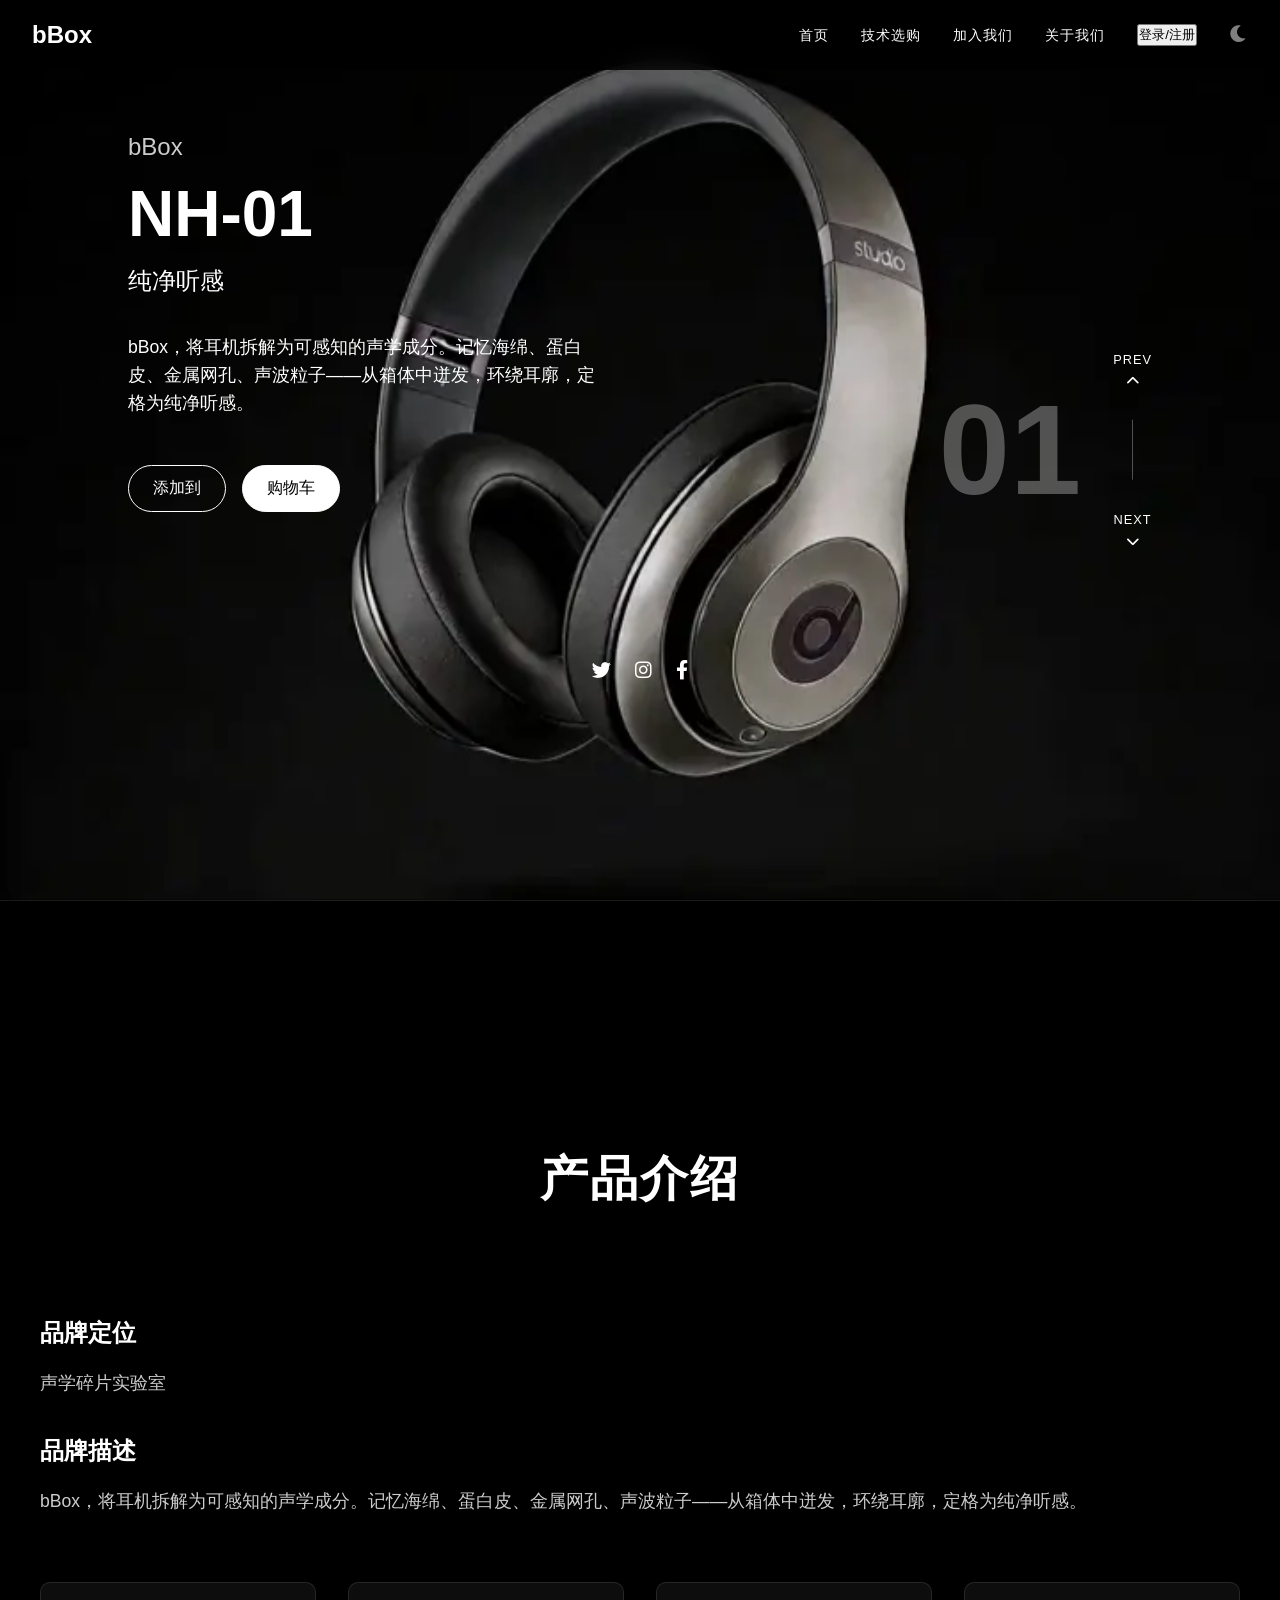
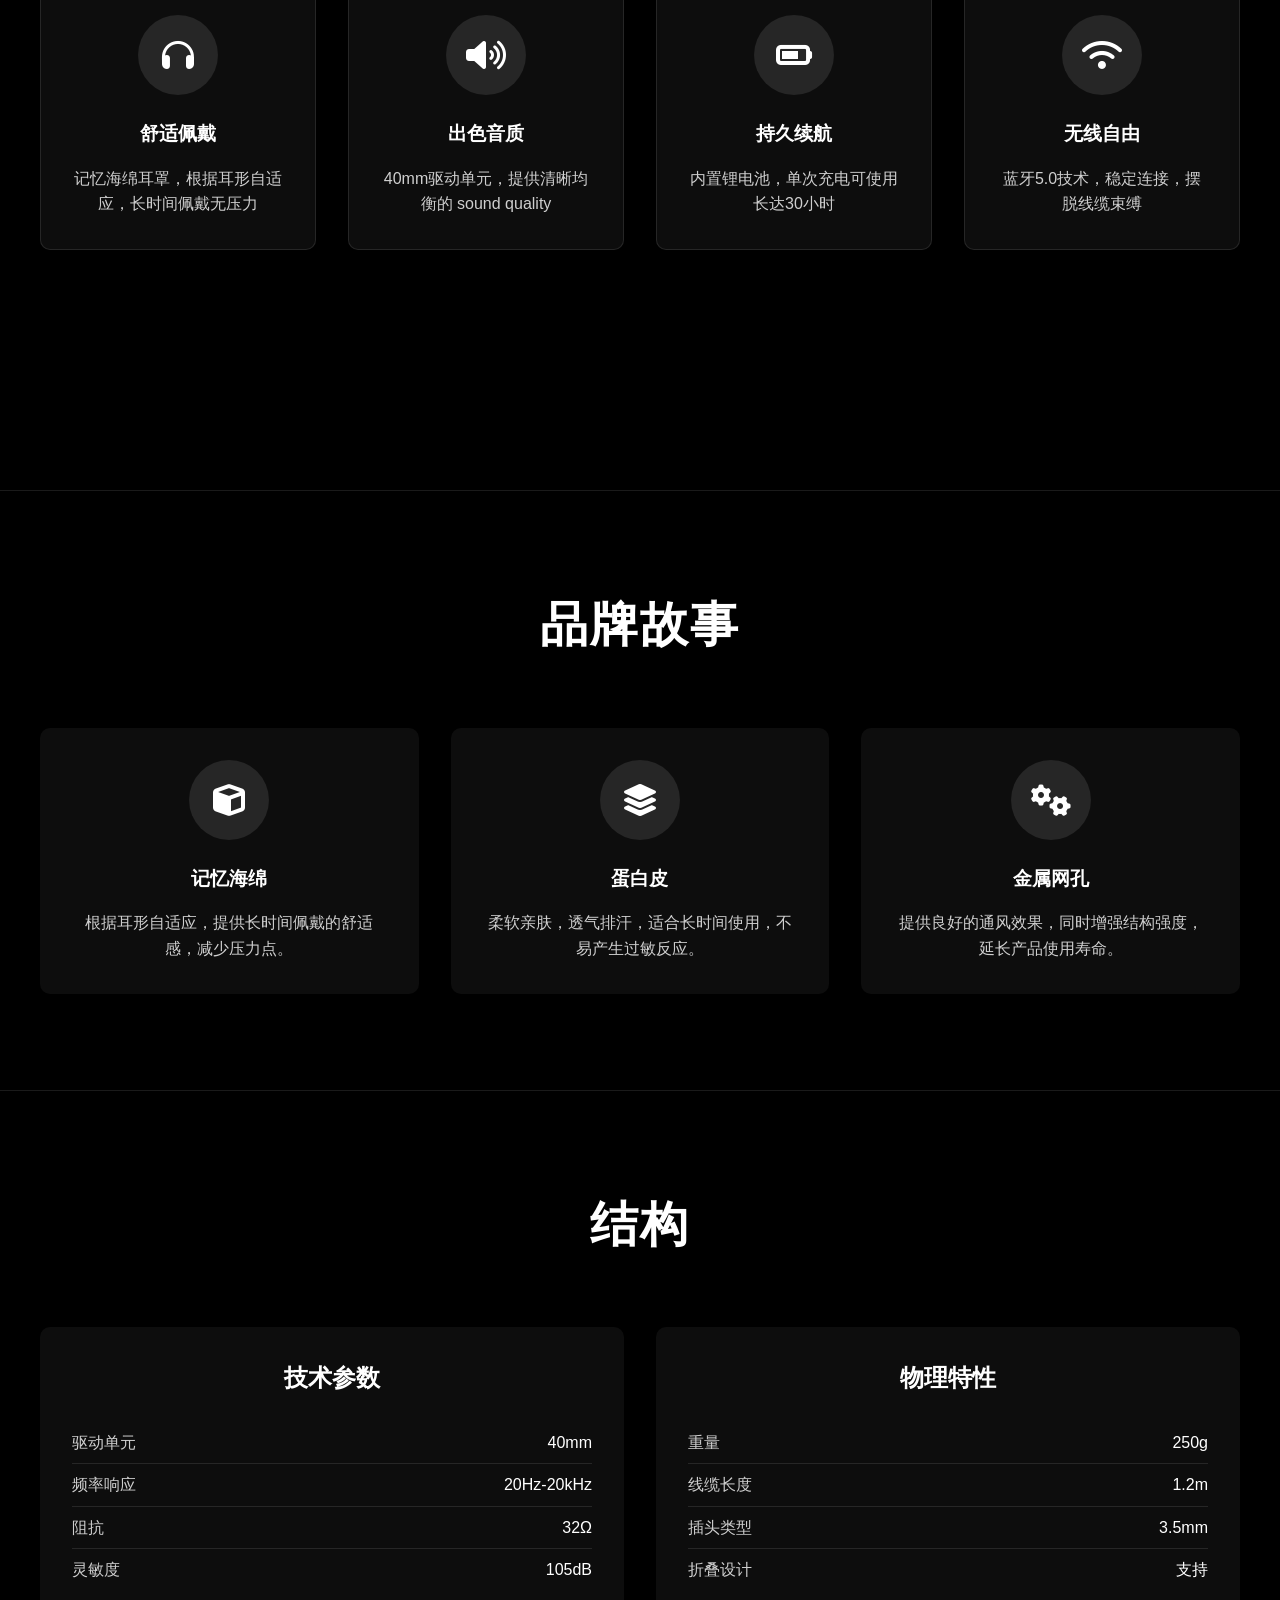
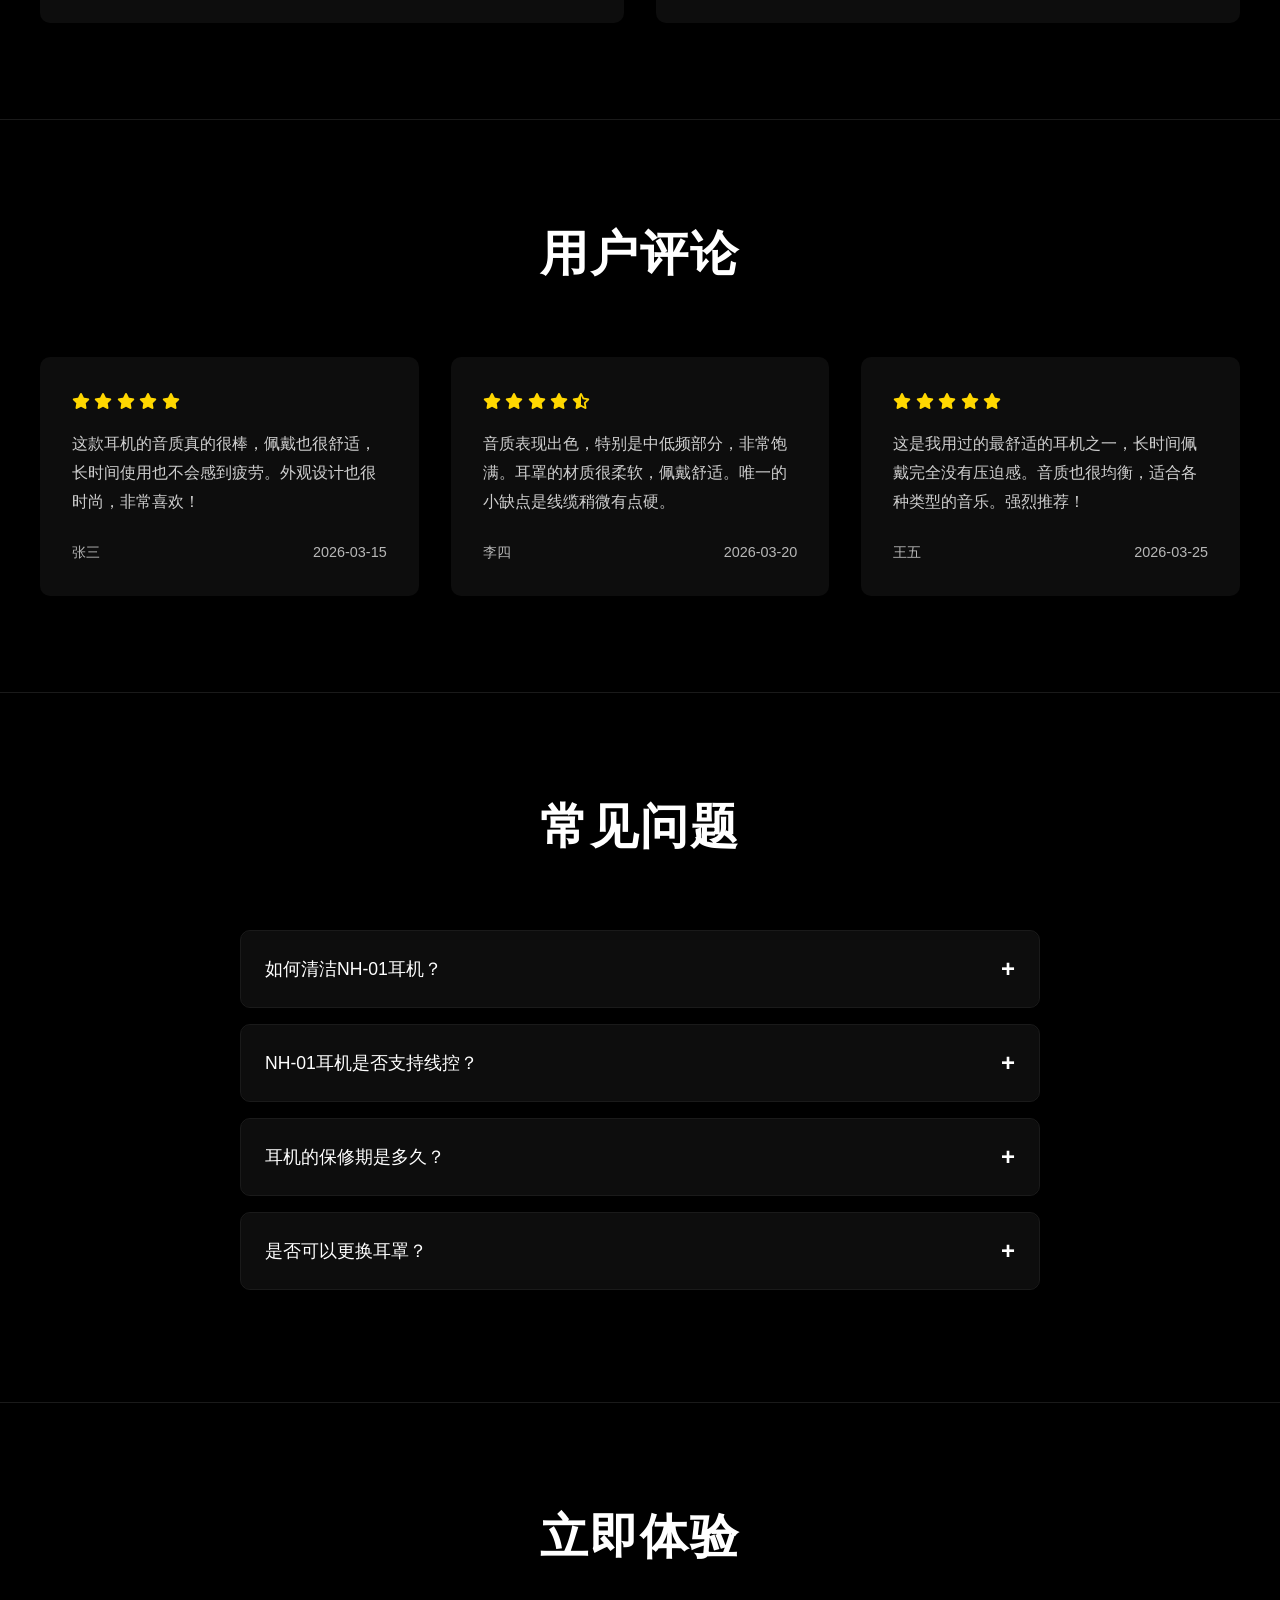
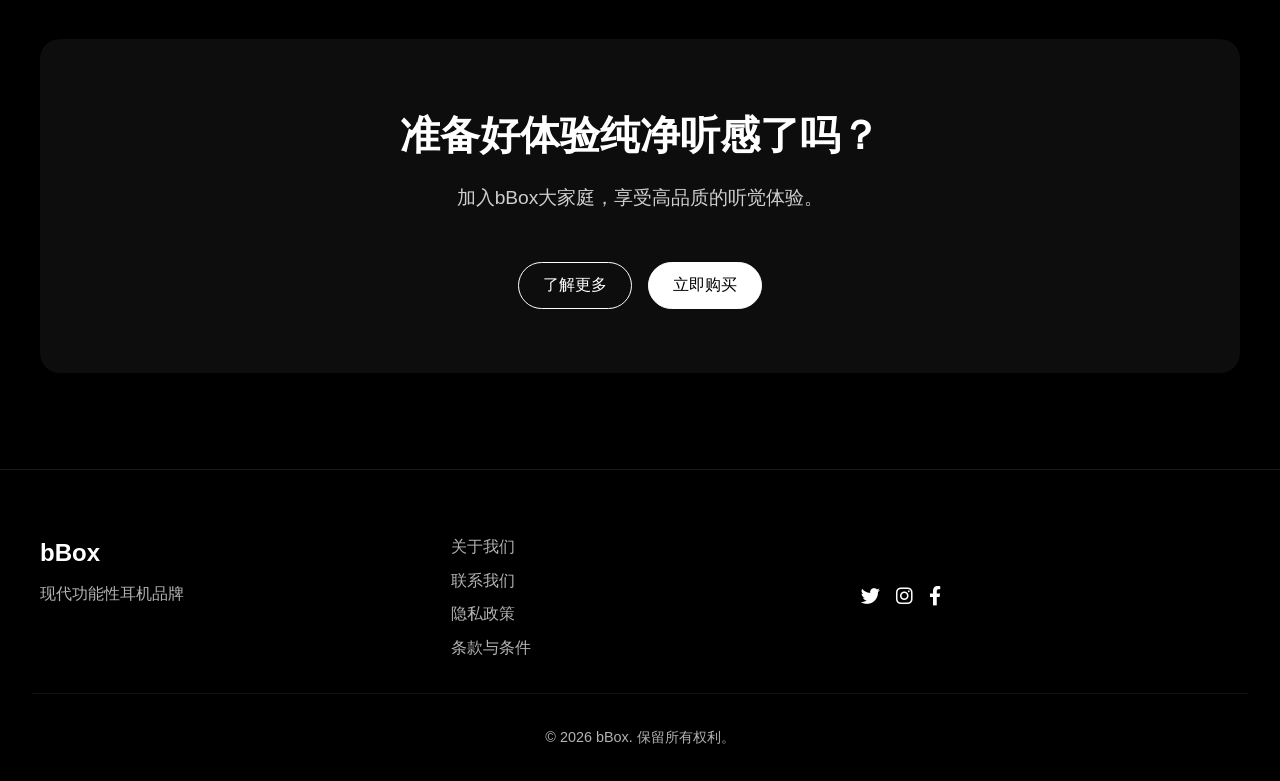
<file: index.html>
<!DOCTYPE html>
<html lang="zh-CN">
<head>
    <meta charset="UTF-8">
    <meta name="viewport" content="width=device-width, initial-scale=1.0">
    <title>bBox官网</title>
    <link rel="stylesheet" href="styles.css">
    <link rel="stylesheet" href="https://cdnjs.cloudflare.com/ajax/libs/font-awesome/6.0.0/css/all.min.css">
</head>
<body>
    <!-- 加载覆盖层 -->
    <div class="loading-overlay">
        <div class="loading-content">
            <h1 class="brand-name">bBox</h1>
            <div class="loading-bar-container">
                <div class="loading-bar"></div>
            </div>
            <p class="loading-percentage">加载 0%</p>
        </div>
    </div>

    <!-- 导航栏 -->
    <nav class="navbar">
        <div class="navbar-container">
            <a href="index.html" class="navbar-brand">bBox</a>
            <div class="navbar-links">
                <a href="index.html" class="navbar-link">首页</a>
                <a href="pages/3d-model.html" class="navbar-link">技术选购</a>
                <a href="pages/join-us.html" class="navbar-link">加入我们</a>
                <a href="pages/about.html" class="navbar-link">关于我们</a>
                <button class="auth-btn" onclick="openModal('login')">登录/注册</button>
                <button class="theme-toggle" disabled>
                    <i class="fas fa-moon"></i>
                </button>
            </div>
        </div>
    </nav>

    <!-- 英雄区域 -->
    <section class="hero">
        <!-- 背景序列 -->
        <div class="hero-background">
            <img class="hero-frame" src="" alt="耳机动画帧">
        </div>
        
        <!-- 左侧文本块 -->
        <div class="hero-content">
            <h1 class="hero-brand">bBox</h1>
            <h2 class="hero-product">NH-01</h2>
            <h3 class="hero-subtitle">纯净听感</h3>
            <p class="hero-description">bBox，将耳机拆解为可感知的声学成分。记忆海绵、蛋白皮、金属网孔、声波粒子——从箱体中迸发，环绕耳廓，定格为纯净听感。</p>
            <div class="hero-cta">
                <button class="cta-button cta-transparent">添加到</button>
                <button class="cta-button cta-solid">购物车</button>
            </div>
        </div>
        
        <!-- 右侧变体导航 -->
        <div class="hero-variants">
            <div class="variant-index">01</div>
            <div class="variant-nav">
                <button class="variant-btn prev-btn" data-direction="prev">
                    <span>PREV</span>
                    <i class="fas fa-chevron-up"></i>
                </button>
                <div class="variant-divider"></div>
                <button class="variant-btn next-btn" data-direction="next">
                    <span>NEXT</span>
                    <i class="fas fa-chevron-down"></i>
                </button>
            </div>
        </div>
        
        <!-- 底部社交图标 -->
        <div class="hero-social">
            <a href="#" class="social-icon"><i class="fab fa-twitter"></i></a>
            <a href="#" class="social-icon"><i class="fab fa-instagram"></i></a>
            <a href="#" class="social-icon"><i class="fab fa-facebook-f"></i></a>
        </div>
    </section>

    <!-- 产品介绍 -->
    <section id="product" class="section">
        <div class="section-container">
            <h2 class="section-title animate-on-scroll">产品介绍</h2>
            <div class="product-content">
                <div class="product-text animate-on-scroll">
                    <h3>品牌定位</h3>
                    <p>声学碎片实验室</p>
                    <h3>品牌描述</h3>
                    <p>bBox，将耳机拆解为可感知的声学成分。记忆海绵、蛋白皮、金属网孔、声波粒子——从箱体中迸发，环绕耳廓，定格为纯净听感。</p>
                </div>
            </div>
            
            <!-- 产品特点卡片 -->
            <div class="product-features animate-on-scroll">
                <div class="feature-card">
                    <div class="feature-icon">
                        <i class="fas fa-headphones"></i>
                    </div>
                    <h3>舒适佩戴</h3>
                    <p>记忆海绵耳罩，根据耳形自适应，长时间佩戴无压力</p>
                </div>
                <div class="feature-card">
                    <div class="feature-icon">
                        <i class="fas fa-volume-up"></i>
                    </div>
                    <h3>出色音质</h3>
                    <p>40mm驱动单元，提供清晰均衡的 sound quality</p>
                </div>
                <div class="feature-card">
                    <div class="feature-icon">
                        <i class="fas fa-battery-three-quarters"></i>
                    </div>
                    <h3>持久续航</h3>
                    <p>内置锂电池，单次充电可使用长达30小时</p>
                </div>
                <div class="feature-card">
                    <div class="feature-icon">
                        <i class="fas fa-wifi"></i>
                    </div>
                    <h3>无线自由</h3>
                    <p>蓝牙5.0技术，稳定连接，摆脱线缆束缚</p>
                </div>
            </div>
        </div>
    </section>

    <!-- 品牌故事 -->
    <section id="brand" class="section">
        <div class="section-container">
            <h2 class="section-title animate-on-scroll">品牌故事</h2>
            <div class="ingredients-grid animate-on-scroll">
                <div class="ingredient-card">
                    <div class="ingredient-icon">
                        <i class="fas fa-cube"></i>
                    </div>
                    <h3>记忆海绵</h3>
                    <p>根据耳形自适应，提供长时间佩戴的舒适感，减少压力点。</p>
                </div>
                <div class="ingredient-card">
                    <div class="ingredient-icon">
                        <i class="fas fa-layer-group"></i>
                    </div>
                    <h3>蛋白皮</h3>
                    <p>柔软亲肤，透气排汗，适合长时间使用，不易产生过敏反应。</p>
                </div>
                <div class="ingredient-card">
                    <div class="ingredient-icon">
                        <i class="fas fa-cogs"></i>
                    </div>
                    <h3>金属网孔</h3>
                    <p>提供良好的通风效果，同时增强结构强度，延长产品使用寿命。</p>
                </div>
            </div>
        </div>
    </section>

    <!-- 结构 -->
    <section id="structure" class="section">
        <div class="section-container">
            <h2 class="section-title animate-on-scroll">结构</h2>
            <div class="nutrition-facts animate-on-scroll">
                <div class="nutrition-card">
                    <h3>技术参数</h3>
                    <div class="nutrition-item">
                        <span class="nutrition-label">驱动单元</span>
                        <span class="nutrition-value">40mm</span>
                    </div>
                    <div class="nutrition-item">
                        <span class="nutrition-label">频率响应</span>
                        <span class="nutrition-value">20Hz-20kHz</span>
                    </div>
                    <div class="nutrition-item">
                        <span class="nutrition-label">阻抗</span>
                        <span class="nutrition-value">32Ω</span>
                    </div>
                    <div class="nutrition-item">
                        <span class="nutrition-label">灵敏度</span>
                        <span class="nutrition-value">105dB</span>
                    </div>
                </div>
                <div class="nutrition-card">
                    <h3>物理特性</h3>
                    <div class="nutrition-item">
                        <span class="nutrition-label">重量</span>
                        <span class="nutrition-value">250g</span>
                    </div>
                    <div class="nutrition-item">
                        <span class="nutrition-label">线缆长度</span>
                        <span class="nutrition-value">1.2m</span>
                    </div>
                    <div class="nutrition-item">
                        <span class="nutrition-label">插头类型</span>
                        <span class="nutrition-value">3.5mm</span>
                    </div>
                    <div class="nutrition-item">
                        <span class="nutrition-label">折叠设计</span>
                        <span class="nutrition-value">支持</span>
                    </div>
                </div>
            </div>
        </div>
    </section>

    <!-- 评论 -->
    <section id="reviews" class="section">
        <div class="section-container">
            <h2 class="section-title animate-on-scroll">用户评论</h2>
            <div class="reviews-grid animate-on-scroll">
                <div class="review-card">
                    <div class="review-rating">
                        <i class="fas fa-star"></i>
                        <i class="fas fa-star"></i>
                        <i class="fas fa-star"></i>
                        <i class="fas fa-star"></i>
                        <i class="fas fa-star"></i>
                    </div>
                    <p class="review-text">这款耳机的音质真的很棒，佩戴也很舒适，长时间使用也不会感到疲劳。外观设计也很时尚，非常喜欢！</p>
                    <div class="review-author">
                        <span class="author-name">张三</span>
                        <span class="author-date">2026-03-15</span>
                    </div>
                </div>
                <div class="review-card">
                    <div class="review-rating">
                        <i class="fas fa-star"></i>
                        <i class="fas fa-star"></i>
                        <i class="fas fa-star"></i>
                        <i class="fas fa-star"></i>
                        <i class="fas fa-star-half-alt"></i>
                    </div>
                    <p class="review-text">音质表现出色，特别是中低频部分，非常饱满。耳罩的材质很柔软，佩戴舒适。唯一的小缺点是线缆稍微有点硬。</p>
                    <div class="review-author">
                        <span class="author-name">李四</span>
                        <span class="author-date">2026-03-20</span>
                    </div>
                </div>
                <div class="review-card">
                    <div class="review-rating">
                        <i class="fas fa-star"></i>
                        <i class="fas fa-star"></i>
                        <i class="fas fa-star"></i>
                        <i class="fas fa-star"></i>
                        <i class="fas fa-star"></i>
                    </div>
                    <p class="review-text">这是我用过的最舒适的耳机之一，长时间佩戴完全没有压迫感。音质也很均衡，适合各种类型的音乐。强烈推荐！</p>
                    <div class="review-author">
                        <span class="author-name">王五</span>
                        <span class="author-date">2026-03-25</span>
                    </div>
                </div>
            </div>
        </div>
    </section>

    <!-- FAQ -->
    <section id="faq" class="section">
        <div class="section-container">
            <h2 class="section-title animate-on-scroll">常见问题</h2>
            <div class="faq-container animate-on-scroll">
                <div class="faq-item">
                    <button class="faq-question">如何清洁NH-01耳机？</button>
                    <div class="faq-answer">
                        <p>使用柔软的干布轻轻擦拭耳机表面。对于耳罩，可以使用微湿的布擦拭，然后自然晾干。避免使用 harsh chemicals 或浸泡在水中。</p>
                    </div>
                </div>
                <div class="faq-item">
                    <button class="faq-question">NH-01耳机是否支持线控？</button>
                    <div class="faq-answer">
                        <p>是的，NH-01耳机配备了线控功能，可以控制音量、播放/暂停音乐以及接听/挂断电话。</p>
                    </div>
                </div>
                <div class="faq-item">
                    <button class="faq-question">耳机的保修期是多久？</button>
                    <div class="faq-answer">
                        <p>NH-01耳机提供12个月的保修期，覆盖非人为损坏的质量问题。</p>
                    </div>
                </div>
                <div class="faq-item">
                    <button class="faq-question">是否可以更换耳罩？</button>
                    <div class="faq-answer">
                        <p>是的，NH-01耳机的耳罩是可更换的。您可以联系我们的客服购买原装耳罩进行更换。</p>
                    </div>
                </div>
            </div>
        </div>
    </section>

    <!-- 最终行动呼吁 -->
    <section id="contact" class="section">
        <div class="section-container">
            <h2 class="section-title animate-on-scroll">立即体验</h2>
            <div class="cta-section animate-on-scroll">
                <h3>准备好体验纯净听感了吗？</h3>
                <p>加入bBox大家庭，享受高品质的听觉体验。</p>
                <div class="cta-buttons">
                    <button class="cta-button cta-transparent">了解更多</button>
                    <button class="cta-button cta-solid">立即购买</button>
                </div>
            </div>
        </div>
    </section>

    <!-- 页脚 -->
    <footer class="footer">
        <div class="footer-container">
            <div class="footer-brand">
                <h2>bBox</h2>
                <p>现代功能性耳机品牌</p>
            </div>
            <div class="footer-links">
                <a href="index.html">关于我们</a>
                <a href="index.html#contact">联系我们</a>
                <a href="#">隐私政策</a>
                <a href="#">条款与条件</a>
            </div>
            <div class="footer-social">
                <a href="#" class="social-icon"><i class="fab fa-twitter"></i></a>
                <a href="#" class="social-icon"><i class="fab fa-instagram"></i></a>
                <a href="#" class="social-icon"><i class="fab fa-facebook-f"></i></a>
            </div>
        </div>
        <div class="footer-copyright">
            <p>&copy; 2026 bBox. 保留所有权利。</p>
        </div>
    </footer>

    <!-- 登录注册弹窗 -->
    <div id="auth-modal" class="modal">
        <div class="modal-content">
            <span class="close" onclick="closeModal()">&times;</span>
            <h3>用户认证</h3>
            
            <div class="modal-tabs">
                <div class="modal-tab active" onclick="switchTab('login')">登录</div>
                <div class="modal-tab" onclick="switchTab('register')">注册</div>
            </div>
            
            <!-- 登录表单 -->
            <form id="login-form" class="modal-form active">
                <div class="form-group">
                    <label for="login-email">邮箱/手机号</label>
                    <input type="text" id="login-email" required>
                </div>
                <div class="form-group">
                    <label for="login-password">密码</label>
                    <input type="password" id="login-password" required>
                </div>
                <div class="form-options">
                    <label>
                        <input type="checkbox"> 记住我
                    </label>
                    <a href="#">忘记密码？</a>
                </div>
                <button type="submit" class="form-btn">登录</button>
                
                <!-- 第三方登录 -->
                <div class="third-party-login">
                    <div class="divider"></div>
                    <div class="third-party-icons">
                        <div class="third-party-icon wechat" onclick="alert('微信登录')">
                            <i class="fab fa-weixin"></i>
                        </div>
                        <div class="third-party-icon qq" onclick="alert('QQ登录')">
                            <i class="fab fa-qq"></i>
                        </div>
                        <div class="third-party-icon weibo" onclick="alert('微博登录')">
                            <i class="fab fa-weibo"></i>
                        </div>
                    </div>
                </div>
            </form>
            
            <!-- 注册表单 -->
            <form id="register-form" class="modal-form">
                <div class="form-group">
                    <label for="register-phone">手机号</label>
                    <input type="tel" id="register-phone" required>
                </div>
                <div class="form-group">
                    <label for="register-code">验证码</label>
                    <div style="display: flex; gap: 10px;">
                        <input type="text" id="register-code" required style="flex: 1;">
                        <button type="button" style="padding: 0 16px; background: #1890ff; color: white; border: none; border-radius: 4px; cursor: pointer;">获取验证码</button>
                    </div>
                </div>
                <div class="form-group">
                    <label for="register-password">密码</label>
                    <input type="password" id="register-password" required>
                </div>
                <div class="form-group">
                    <label for="register-confirm-password">确认密码</label>
                    <input type="password" id="register-confirm-password" required>
                </div>
                <div class="form-options">
                    <label>
                        <input type="checkbox" required> 我已阅读并同意 <a href="#">用户协议</a> 和 <a href="#">隐私政策</a>
                    </label>
                </div>
                <button type="submit" class="form-btn">注册</button>
            </form>
        </div>
    </div>
    
    <style>
        /* 半透明透黑风格弹窗 */
        .modal {
            display: none;
            position: fixed;
            z-index: 1000;
            left: 0;
            top: 0;
            width: 100%;
            height: 100%;
            overflow: auto;
            background-color: rgba(0, 0, 0, 0.7);
        }
        .modal-content {
            background-color: rgba(26, 26, 26, 0.9);
            margin: 10% auto;
            padding: 30px;
            border: 1px solid rgba(255, 255, 255, 0.1);
            width: 90%;
            max-width: 400px;
            border-radius: 8px;
            position: relative;
            box-shadow: 0 4px 12px rgba(0, 0, 0, 0.3);
            backdrop-filter: blur(10px);
        }
        .close {
            color: #999;
            float: right;
            font-size: 24px;
            font-weight: bold;
            cursor: pointer;
        }
        .close:hover {
            color: white;
        }
        .modal-tabs {
            display: flex;
            margin-bottom: 20px;
            border-bottom: 1px solid rgba(255, 255, 255, 0.1);
        }
        .modal-tab {
            flex: 1;
            padding: 12px;
            text-align: center;
            cursor: pointer;
            font-size: 16px;
            color: #999;
            border-bottom: 2px solid transparent;
        }
        .modal-tab.active {
            border-bottom: 2px solid #ff4d4f;
            color: #ff4d4f;
            font-weight: 500;
        }
        .modal-form {
            display: none;
        }
        .modal-form.active {
            display: block;
        }
        .form-group {
            margin-bottom: 16px;
        }
        .form-group label {
            display: block;
            margin-bottom: 6px;
            color: #ccc;
            font-size: 14px;
        }
        .form-group input {
            width: 100%;
            padding: 12px;
            background: rgba(255, 255, 255, 0.1);
            border: 1px solid rgba(255, 255, 255, 0.2);
            border-radius: 4px;
            color: white;
            font-size: 14px;
            transition: all 0.3s ease;
        }
        .form-group input:focus {
            outline: none;
            border-color: #ff4d4f;
            box-shadow: 0 0 0 2px rgba(255, 77, 79, 0.2);
        }
        .form-btn {
            width: 100%;
            padding: 12px;
            background: #ff4d4f;
            color: white;
            border: none;
            border-radius: 4px;
            cursor: pointer;
            font-size: 16px;
            font-weight: 500;
            transition: all 0.3s ease;
        }
        .form-btn:hover {
            background: #ff7875;
        }
        .form-options {
            display: flex;
            justify-content: space-between;
            align-items: center;
            margin: 12px 0;
            font-size: 14px;
        }
        .form-options label {
            display: flex;
            align-items: center;
            color: #999;
            cursor: pointer;
        }
        .form-options input[type="checkbox"] {
            width: auto;
            margin-right: 6px;
        }
        .form-options a {
            color: #1890ff;
            text-decoration: none;
        }
        .form-options a:hover {
            text-decoration: underline;
        }
        .third-party-login {
            margin-top: 20px;
            text-align: center;
        }
        .third-party-login .divider {
            position: relative;
            margin: 20px 0;
            text-align: center;
        }
        .third-party-login .divider::before {
            content: '';
            position: absolute;
            top: 50%;
            left: 0;
            right: 0;
            height: 1px;
            background-color: rgba(255, 255, 255, 0.1);
        }
        .third-party-login .divider::after {
            content: '其他登录方式';
            position: relative;
            display: inline-block;
            padding: 0 16px;
            background-color: rgba(26, 26, 26, 0.9);
            color: #999;
            font-size: 14px;
        }
        .third-party-icons {
            display: flex;
            justify-content: center;
            gap: 24px;
            margin-top: 16px;
        }
        .third-party-icon {
            width: 40px;
            height: 40px;
            border-radius: 50%;
            display: flex;
            align-items: center;
            justify-content: center;
            cursor: pointer;
            transition: all 0.3s ease;
        }
        .third-party-icon:hover {
            transform: translateY(-3px);
        }
        .wechat {
            background-color: #07C160;
            color: white;
        }
        .qq {
            background-color: #12B7F5;
            color: white;
        }
        .weibo {
            background-color: #E6162D;
            color: white;
        }
    </style>

    <script src="script.js"></script>
    <script>
        // 弹窗功能
        function openModal(tab) {
            const modal = document.getElementById('auth-modal');
            modal.style.display = 'block';
            switchTab(tab);
        }
        
        function closeModal() {
            const modal = document.getElementById('auth-modal');
            modal.style.display = 'none';
        }
        
        function switchTab(tab) {
            // 切换标签
            const tabs = document.querySelectorAll('.modal-tab');
            tabs.forEach(t => t.classList.remove('active'));
            document.querySelector(`.modal-tab:nth-child(${tab === 'login' ? 1 : 2})`).classList.add('active');
            
            // 切换表单
            const forms = document.querySelectorAll('.modal-form');
            forms.forEach(f => f.classList.remove('active'));
            document.getElementById(`${tab}-form`).classList.add('active');
        }
        
        // 点击弹窗外部关闭
        window.onclick = function(event) {
            const modal = document.getElementById('auth-modal');
            if (event.target == modal) {
                modal.style.display = 'none';
            }
        }
        
        // 表单提交
        if (document.getElementById('login-form')) {
            document.getElementById('login-form').addEventListener('submit', function(e) {
                e.preventDefault();
                alert('登录成功！');
                closeModal();
            });
        }
        
        if (document.getElementById('register-form')) {
            document.getElementById('register-form').addEventListener('submit', function(e) {
                e.preventDefault();
                const password = document.getElementById('register-password').value;
                const confirmPassword = document.getElementById('register-confirm-password').value;
                
                if (password !== confirmPassword) {
                    alert('两次输入的密码不一致！');
                    return;
                }
                
                alert('注册成功！');
                closeModal();
            });
        }
    </script>
</body>
</html>
</file>
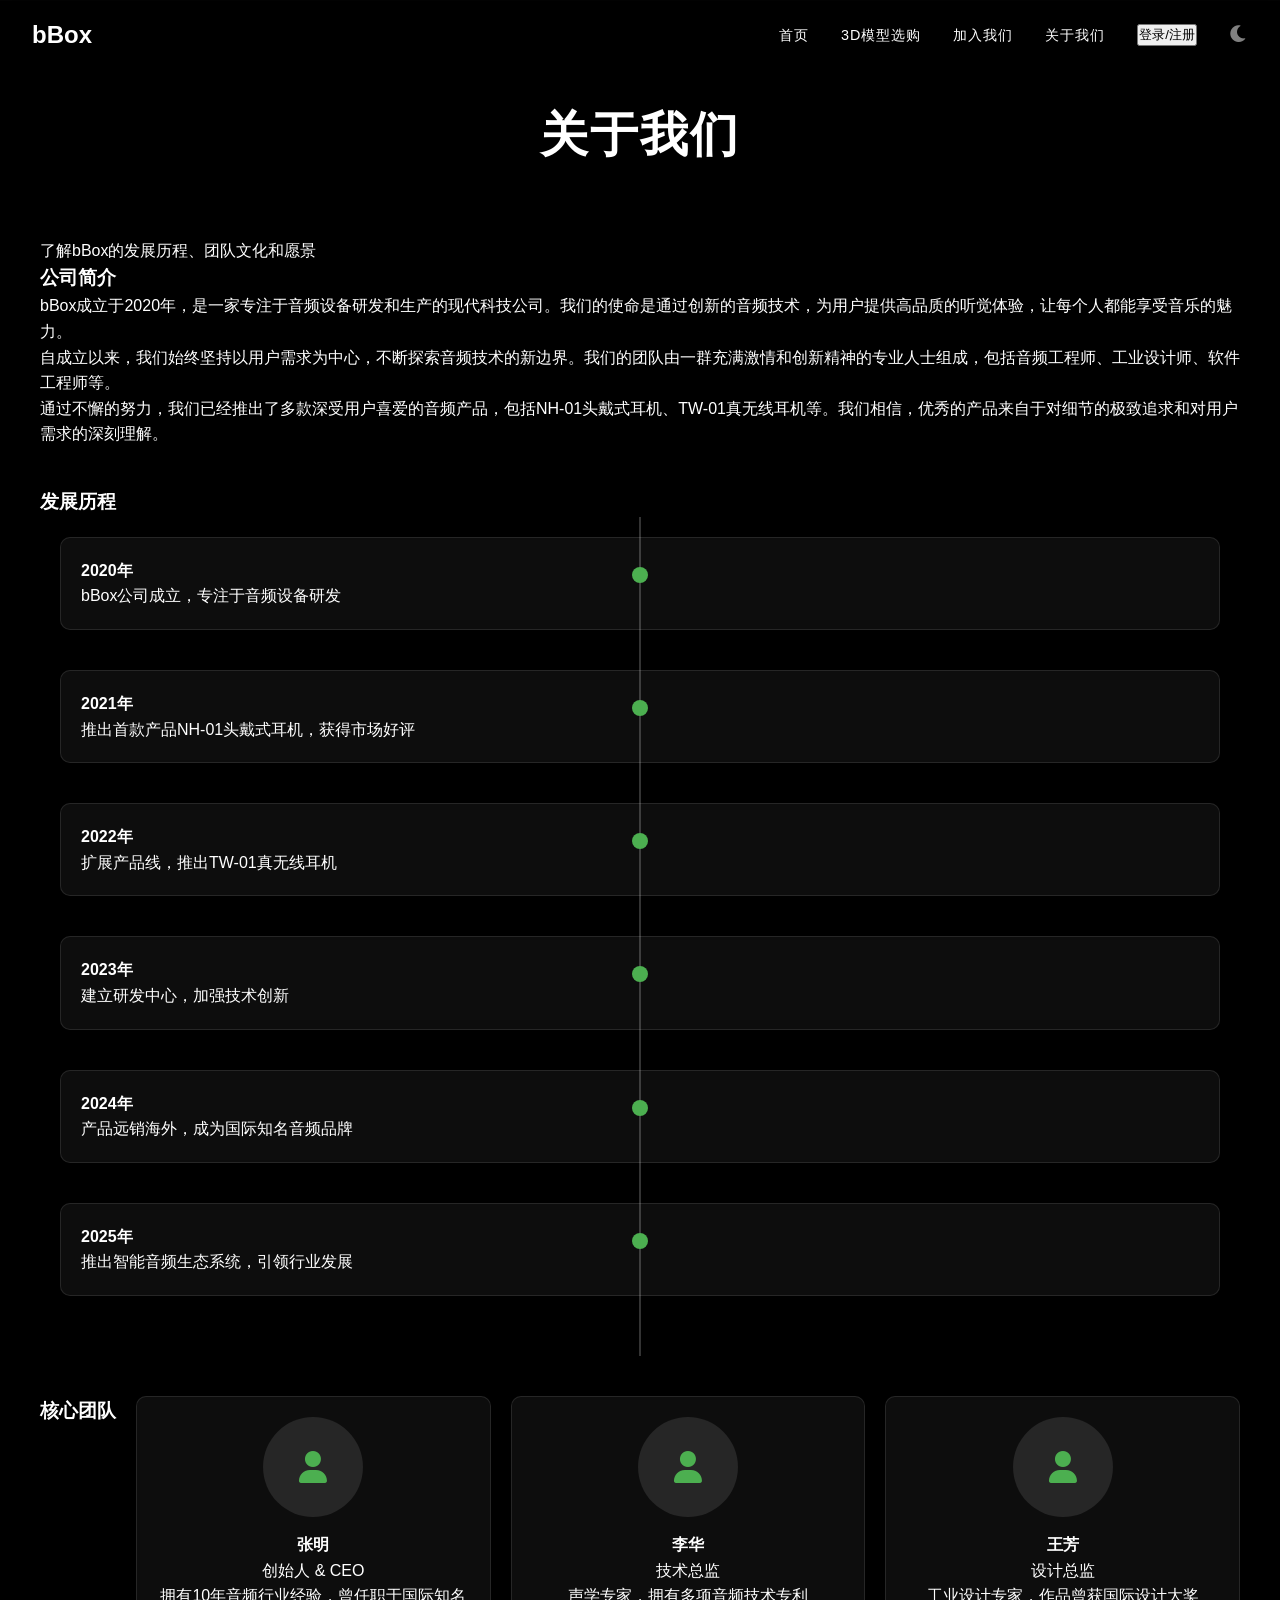
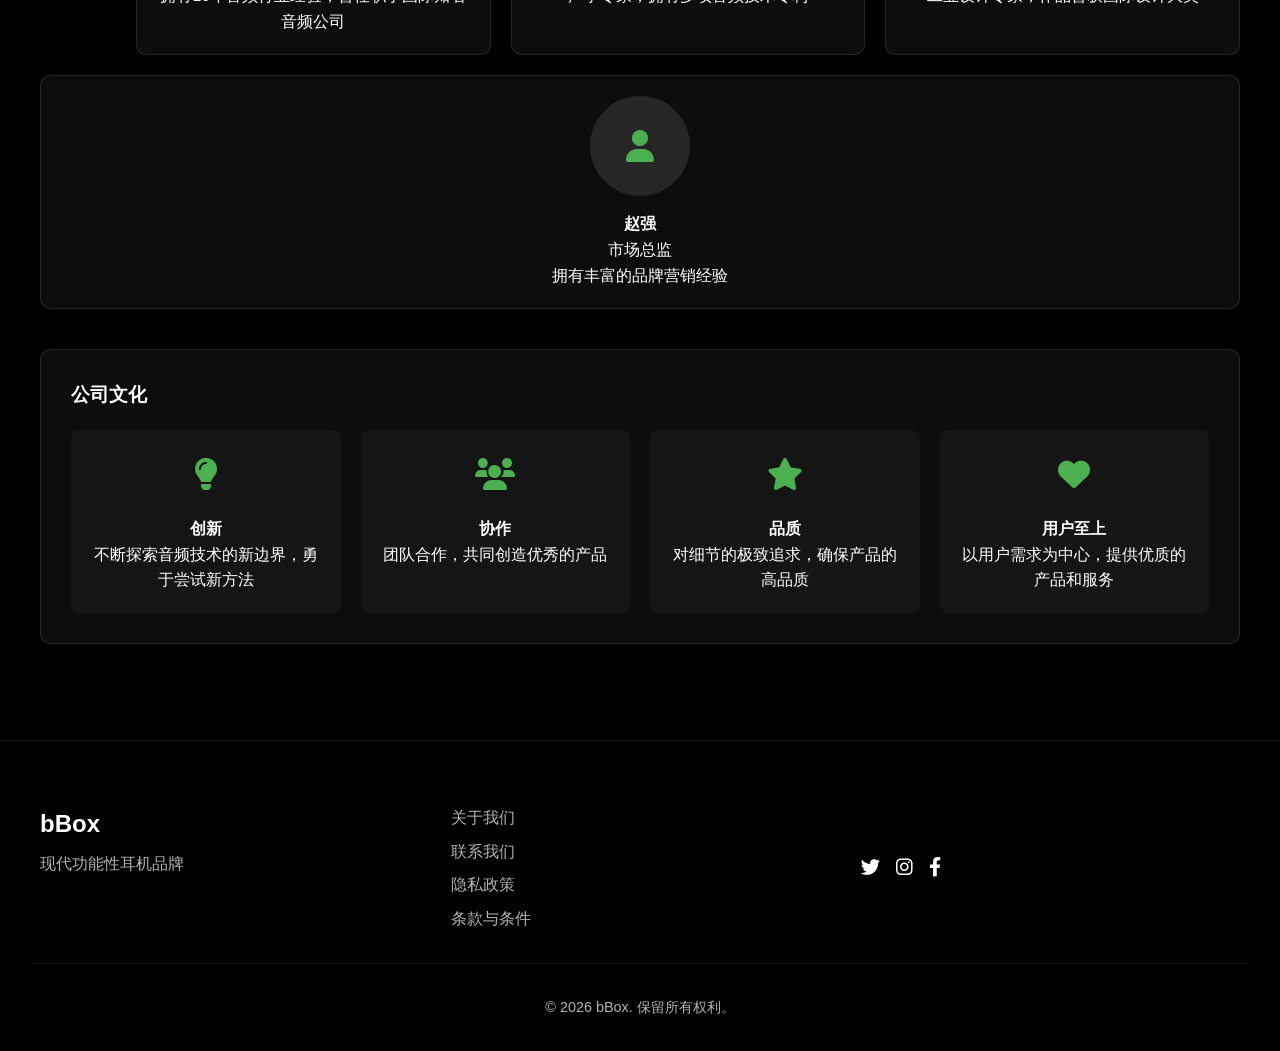
<file: pages/about.html>
<!DOCTYPE html>
<html lang="zh-CN">
<head>
    <meta charset="UTF-8">
    <meta name="viewport" content="width=device-width, initial-scale=1.0">
    <title>关于我们 - bBox</title>
    <link rel="stylesheet" href="../styles.css">
    <link rel="stylesheet" href="https://cdnjs.cloudflare.com/ajax/libs/font-awesome/6.0.0/css/all.min.css">
    <style>
        .about-content {
            display: flex;
            flex-direction: column;
            gap: 40px;
        }
        .history-timeline {
            position: relative;
            padding: 20px 0;
        }
        .timeline-line {
            position: absolute;
            left: 50%;
            top: 0;
            bottom: 0;
            width: 2px;
            background: rgba(255, 255, 255, 0.2);
            transform: translateX(-50%);
        }
        .timeline-item {
            position: relative;
            margin-bottom: 40px;
            display: flex;
        }
        .timeline-item:nth-child(odd) {
            flex-direction: row-reverse;
        }
        .timeline-content {
            flex: 1;
            padding: 20px;
            background: rgba(255, 255, 255, 0.05);
            border-radius: 10px;
            border: 1px solid rgba(255, 255, 255, 0.1);
            margin: 0 20px;
        }
        .timeline-dot {
            position: absolute;
            left: 50%;
            top: 30px;
            width: 16px;
            height: 16px;
            background: #4CAF50;
            border-radius: 50%;
            transform: translateX(-50%);
            z-index: 1;
        }
        .team-section {
            display: flex;
            flex-wrap: wrap;
            gap: 20px;
        }
        .team-member {
            flex: 1 1 300px;
            background: rgba(255, 255, 255, 0.05);
            padding: 20px;
            border-radius: 10px;
            text-align: center;
            border: 1px solid rgba(255, 255, 255, 0.1);
            transition: all 0.3s ease;
        }
        .team-member:hover {
            transform: translateY(-5px);
            box-shadow: 0 10px 20px rgba(0, 0, 0, 0.3);
        }
        .team-avatar {
            width: 100px;
            height: 100px;
            border-radius: 50%;
            background: rgba(255, 255, 255, 0.1);
            margin: 0 auto 15px;
            display: flex;
            align-items: center;
            justify-content: center;
            font-size: 2rem;
            color: #4CAF50;
        }
        .company-culture {
            background: rgba(255, 255, 255, 0.05);
            padding: 30px;
            border-radius: 10px;
            border: 1px solid rgba(255, 255, 255, 0.1);
        }
        .culture-grid {
            display: grid;
            grid-template-columns: repeat(auto-fit, minmax(250px, 1fr));
            gap: 20px;
            margin-top: 20px;
        }
        .culture-item {
            text-align: center;
            padding: 20px;
            background: rgba(255, 255, 255, 0.03);
            border-radius: 8px;
        }
        .culture-icon {
            font-size: 2rem;
            margin-bottom: 15px;
            color: #4CAF50;
        }
    </style>
</head>
<body>
    <!-- 导航栏 -->
    <nav class="navbar">
        <div class="navbar-container">
            <a href="../index.html" class="navbar-brand">bBox</a>
            <div class="navbar-links">
                <a href="../index.html" class="navbar-link">首页</a>
                <a href="3d-model.html" class="navbar-link">3D模型选购</a>
                <a href="join-us.html" class="navbar-link">加入我们</a>
                <a href="about.html" class="navbar-link">关于我们</a>
                <button class="auth-btn" onclick="openModal('login')">登录/注册</button>
                <button class="theme-toggle" disabled>
                    <i class="fas fa-moon"></i>
                </button>
            </div>
        </div>
    </nav>

    <!-- 关于我们内容 -->
    <section class="section">
        <div class="section-container">
            <h2 class="section-title">关于我们</h2>
            <p class="section-description">了解bBox的发展历程、团队文化和愿景</p>
            
            <div class="about-content">
                <!-- 公司简介 -->
                <div class="company-intro">
                    <h3>公司简介</h3>
                    <p>bBox成立于2020年，是一家专注于音频设备研发和生产的现代科技公司。我们的使命是通过创新的音频技术，为用户提供高品质的听觉体验，让每个人都能享受音乐的魅力。</p>
                    <p>自成立以来，我们始终坚持以用户需求为中心，不断探索音频技术的新边界。我们的团队由一群充满激情和创新精神的专业人士组成，包括音频工程师、工业设计师、软件工程师等。</p>
                    <p>通过不懈的努力，我们已经推出了多款深受用户喜爱的音频产品，包括NH-01头戴式耳机、TW-01真无线耳机等。我们相信，优秀的产品来自于对细节的极致追求和对用户需求的深刻理解。</p>
                </div>
                
                <!-- 发展历程 -->
                <div class="history-section">
                    <h3>发展历程</h3>
                    <div class="history-timeline">
                        <div class="timeline-line"></div>
                        
                        <div class="timeline-item">
                            <div class="timeline-content">
                                <h4>2020年</h4>
                                <p>bBox公司成立，专注于音频设备研发</p>
                            </div>
                            <div class="timeline-dot"></div>
                        </div>
                        
                        <div class="timeline-item">
                            <div class="timeline-content">
                                <h4>2021年</h4>
                                <p>推出首款产品NH-01头戴式耳机，获得市场好评</p>
                            </div>
                            <div class="timeline-dot"></div>
                        </div>
                        
                        <div class="timeline-item">
                            <div class="timeline-content">
                                <h4>2022年</h4>
                                <p>扩展产品线，推出TW-01真无线耳机</p>
                            </div>
                            <div class="timeline-dot"></div>
                        </div>
                        
                        <div class="timeline-item">
                            <div class="timeline-content">
                                <h4>2023年</h4>
                                <p>建立研发中心，加强技术创新</p>
                            </div>
                            <div class="timeline-dot"></div>
                        </div>
                        
                        <div class="timeline-item">
                            <div class="timeline-content">
                                <h4>2024年</h4>
                                <p>产品远销海外，成为国际知名音频品牌</p>
                            </div>
                            <div class="timeline-dot"></div>
                        </div>
                        
                        <div class="timeline-item">
                            <div class="timeline-content">
                                <h4>2025年</h4>
                                <p>推出智能音频生态系统，引领行业发展</p>
                            </div>
                            <div class="timeline-dot"></div>
                        </div>
                    </div>
                </div>
                
                <!-- 团队介绍 -->
                <div class="team-section">
                    <h3>核心团队</h3>
                    
                    <div class="team-member">
                        <div class="team-avatar">
                            <i class="fas fa-user"></i>
                        </div>
                        <h4>张明</h4>
                        <p>创始人 & CEO</p>
                        <p>拥有10年音频行业经验，曾任职于国际知名音频公司</p>
                    </div>
                    
                    <div class="team-member">
                        <div class="team-avatar">
                            <i class="fas fa-user"></i>
                        </div>
                        <h4>李华</h4>
                        <p>技术总监</p>
                        <p>声学专家，拥有多项音频技术专利</p>
                    </div>
                    
                    <div class="team-member">
                        <div class="team-avatar">
                            <i class="fas fa-user"></i>
                        </div>
                        <h4>王芳</h4>
                        <p>设计总监</p>
                        <p>工业设计专家，作品曾获国际设计大奖</p>
                    </div>
                    
                    <div class="team-member">
                        <div class="team-avatar">
                            <i class="fas fa-user"></i>
                        </div>
                        <h4>赵强</h4>
                        <p>市场总监</p>
                        <p>拥有丰富的品牌营销经验</p>
                    </div>
                </div>
                
                <!-- 公司文化 -->
                <div class="company-culture">
                    <h3>公司文化</h3>
                    <div class="culture-grid">
                        <div class="culture-item">
                            <div class="culture-icon">
                                <i class="fas fa-lightbulb"></i>
                            </div>
                            <h4>创新</h4>
                            <p>不断探索音频技术的新边界，勇于尝试新方法</p>
                        </div>
                        <div class="culture-item">
                            <div class="culture-icon">
                                <i class="fas fa-users"></i>
                            </div>
                            <h4>协作</h4>
                            <p>团队合作，共同创造优秀的产品</p>
                        </div>
                        <div class="culture-item">
                            <div class="culture-icon">
                                <i class="fas fa-star"></i>
                            </div>
                            <h4>品质</h4>
                            <p>对细节的极致追求，确保产品的高品质</p>
                        </div>
                        <div class="culture-item">
                            <div class="culture-icon">
                                <i class="fas fa-heart"></i>
                            </div>
                            <h4>用户至上</h4>
                            <p>以用户需求为中心，提供优质的产品和服务</p>
                        </div>
                    </div>
                </div>
            </div>
        </div>
    </section>

    <!-- 登录注册弹窗 -->
    <div id="auth-modal" class="modal">
        <div class="modal-content">
            <span class="close" onclick="closeModal()">&times;</span>
            <h3>用户认证</h3>
            
            <div class="modal-tabs">
                <div class="modal-tab active" onclick="switchTab('login')">登录</div>
                <div class="modal-tab" onclick="switchTab('register')">注册</div>
            </div>
            
            <!-- 登录表单 -->
            <form id="login-form" class="modal-form active">
                <div class="form-group">
                    <label for="login-email">邮箱/手机号</label>
                    <input type="text" id="login-email" required>
                </div>
                <div class="form-group">
                    <label for="login-password">密码</label>
                    <input type="password" id="login-password" required>
                </div>
                <div class="form-options">
                    <label>
                        <input type="checkbox"> 记住我
                    </label>
                    <a href="#">忘记密码？</a>
                </div>
                <button type="submit" class="form-btn">登录</button>
                
                <!-- 第三方登录 -->
                <div class="third-party-login">
                    <div class="divider"></div>
                    <div class="third-party-icons">
                        <div class="third-party-icon wechat" onclick="alert('微信登录')">
                            <i class="fab fa-weixin"></i>
                        </div>
                        <div class="third-party-icon qq" onclick="alert('QQ登录')">
                            <i class="fab fa-qq"></i>
                        </div>
                        <div class="third-party-icon weibo" onclick="alert('微博登录')">
                            <i class="fab fa-weibo"></i>
                        </div>
                    </div>
                </div>
            </form>
            
            <!-- 注册表单 -->
            <form id="register-form" class="modal-form">
                <div class="form-group">
                    <label for="register-phone">手机号</label>
                    <input type="tel" id="register-phone" required>
                </div>
                <div class="form-group">
                    <label for="register-code">验证码</label>
                    <div style="display: flex; gap: 10px;">
                        <input type="text" id="register-code" required style="flex: 1;">
                        <button type="button" style="padding: 0 16px; background: #1890ff; color: white; border: none; border-radius: 4px; cursor: pointer;">获取验证码</button>
                    </div>
                </div>
                <div class="form-group">
                    <label for="register-password">密码</label>
                    <input type="password" id="register-password" required>
                </div>
                <div class="form-group">
                    <label for="register-confirm-password">确认密码</label>
                    <input type="password" id="register-confirm-password" required>
                </div>
                <div class="form-options">
                    <label>
                        <input type="checkbox" required> 我已阅读并同意 <a href="#">用户协议</a> 和 <a href="#">隐私政策</a>
                    </label>
                </div>
                <button type="submit" class="form-btn">注册</button>
            </form>
        </div>
    </div>
    
    <style>
        /* 半透明透黑风格弹窗 */
        .modal {
            display: none;
            position: fixed;
            z-index: 1000;
            left: 0;
            top: 0;
            width: 100%;
            height: 100%;
            overflow: auto;
            background-color: rgba(0, 0, 0, 0.7);
        }
        .modal-content {
            background-color: rgba(26, 26, 26, 0.9);
            margin: 10% auto;
            padding: 30px;
            border: 1px solid rgba(255, 255, 255, 0.1);
            width: 90%;
            max-width: 400px;
            border-radius: 8px;
            position: relative;
            box-shadow: 0 4px 12px rgba(0, 0, 0, 0.3);
            backdrop-filter: blur(10px);
        }
        .close {
            color: #999;
            float: right;
            font-size: 24px;
            font-weight: bold;
            cursor: pointer;
        }
        .close:hover {
            color: white;
        }
        .modal-tabs {
            display: flex;
            margin-bottom: 20px;
            border-bottom: 1px solid rgba(255, 255, 255, 0.1);
        }
        .modal-tab {
            flex: 1;
            padding: 12px;
            text-align: center;
            cursor: pointer;
            font-size: 16px;
            color: #999;
            border-bottom: 2px solid transparent;
        }
        .modal-tab.active {
            border-bottom: 2px solid #ff4d4f;
            color: #ff4d4f;
            font-weight: 500;
        }
        .modal-form {
            display: none;
        }
        .modal-form.active {
            display: block;
        }
        .form-group {
            margin-bottom: 16px;
        }
        .form-group label {
            display: block;
            margin-bottom: 6px;
            color: #ccc;
            font-size: 14px;
        }
        .form-group input {
            width: 100%;
            padding: 12px;
            background: rgba(255, 255, 255, 0.1);
            border: 1px solid rgba(255, 255, 255, 0.2);
            border-radius: 4px;
            color: white;
            font-size: 14px;
            transition: all 0.3s ease;
        }
        .form-group input:focus {
            outline: none;
            border-color: #ff4d4f;
            box-shadow: 0 0 0 2px rgba(255, 77, 79, 0.2);
        }
        .form-btn {
            width: 100%;
            padding: 12px;
            background: #ff4d4f;
            color: white;
            border: none;
            border-radius: 4px;
            cursor: pointer;
            font-size: 16px;
            font-weight: 500;
            transition: all 0.3s ease;
        }
        .form-btn:hover {
            background: #ff7875;
        }
        .form-options {
            display: flex;
            justify-content: space-between;
            align-items: center;
            margin: 12px 0;
            font-size: 14px;
        }
        .form-options label {
            display: flex;
            align-items: center;
            color: #999;
            cursor: pointer;
        }
        .form-options input[type="checkbox"] {
            width: auto;
            margin-right: 6px;
        }
        .form-options a {
            color: #1890ff;
            text-decoration: none;
        }
        .form-options a:hover {
            text-decoration: underline;
        }
        .third-party-login {
            margin-top: 20px;
            text-align: center;
        }
        .third-party-login .divider {
            position: relative;
            margin: 20px 0;
            text-align: center;
        }
        .third-party-login .divider::before {
            content: '';
            position: absolute;
            top: 50%;
            left: 0;
            right: 0;
            height: 1px;
            background-color: rgba(255, 255, 255, 0.1);
        }
        .third-party-login .divider::after {
            content: '其他登录方式';
            position: relative;
            display: inline-block;
            padding: 0 16px;
            background-color: rgba(26, 26, 26, 0.9);
            color: #999;
            font-size: 14px;
        }
        .third-party-icons {
            display: flex;
            justify-content: center;
            gap: 24px;
            margin-top: 16px;
        }
        .third-party-icon {
            width: 40px;
            height: 40px;
            border-radius: 50%;
            display: flex;
            align-items: center;
            justify-content: center;
            cursor: pointer;
            transition: all 0.3s ease;
        }
        .third-party-icon:hover {
            transform: translateY(-3px);
        }
        .wechat {
            background-color: #07C160;
            color: white;
        }
        .qq {
            background-color: #12B7F5;
            color: white;
        }
        .weibo {
            background-color: #E6162D;
            color: white;
        }
    </style>

    <!-- 页脚 -->
    <footer class="footer">
        <div class="footer-container">
            <div class="footer-brand">
                <h2>bBox</h2>
                <p>现代功能性耳机品牌</p>
            </div>
            <div class="footer-links">
                <a href="about.html">关于我们</a>
                <a href="../index.html#contact">联系我们</a>
                <a href="#">隐私政策</a>
                <a href="#">条款与条件</a>
            </div>
            <div class="footer-social">
                <a href="#" class="social-icon"><i class="fab fa-twitter"></i></a>
                <a href="#" class="social-icon"><i class="fab fa-instagram"></i></a>
                <a href="#" class="social-icon"><i class="fab fa-facebook-f"></i></a>
            </div>
        </div>
        <div class="footer-copyright">
            <p>&copy; 2026 bBox. 保留所有权利。</p>
        </div>
    </footer>

    <script>
        // 弹窗功能
        function openModal(tab) {
            const modal = document.getElementById('auth-modal');
            modal.style.display = 'block';
            switchTab(tab);
        }
        
        function closeModal() {
            const modal = document.getElementById('auth-modal');
            modal.style.display = 'none';
        }
        
        function switchTab(tab) {
            // 切换标签
            const tabs = document.querySelectorAll('.modal-tab');
            tabs.forEach(t => t.classList.remove('active'));
            document.querySelector(`.modal-tab:nth-child(${tab === 'login' ? 1 : 2})`).classList.add('active');
            
            // 切换表单
            const forms = document.querySelectorAll('.modal-form');
            forms.forEach(f => f.classList.remove('active'));
            document.getElementById(`${tab}-form`).classList.add('active');
        }
        
        // 点击弹窗外部关闭
        window.onclick = function(event) {
            const modal = document.getElementById('auth-modal');
            if (event.target == modal) {
                modal.style.display = 'none';
            }
        }
        
        // 表单提交
        if (document.getElementById('login-form')) {
            document.getElementById('login-form').addEventListener('submit', function(e) {
                e.preventDefault();
                alert('登录成功！');
                closeModal();
            });
        }
        
        if (document.getElementById('register-form')) {
            document.getElementById('register-form').addEventListener('submit', function(e) {
                e.preventDefault();
                const password = document.getElementById('register-password').value;
                const confirmPassword = document.getElementById('register-confirm-password').value;
                
                if (password !== confirmPassword) {
                    alert('两次输入的密码不一致！');
                    return;
                }
                
                alert('注册成功！');
                closeModal();
            });
        }
    </script>
</body>
</html>
</file>
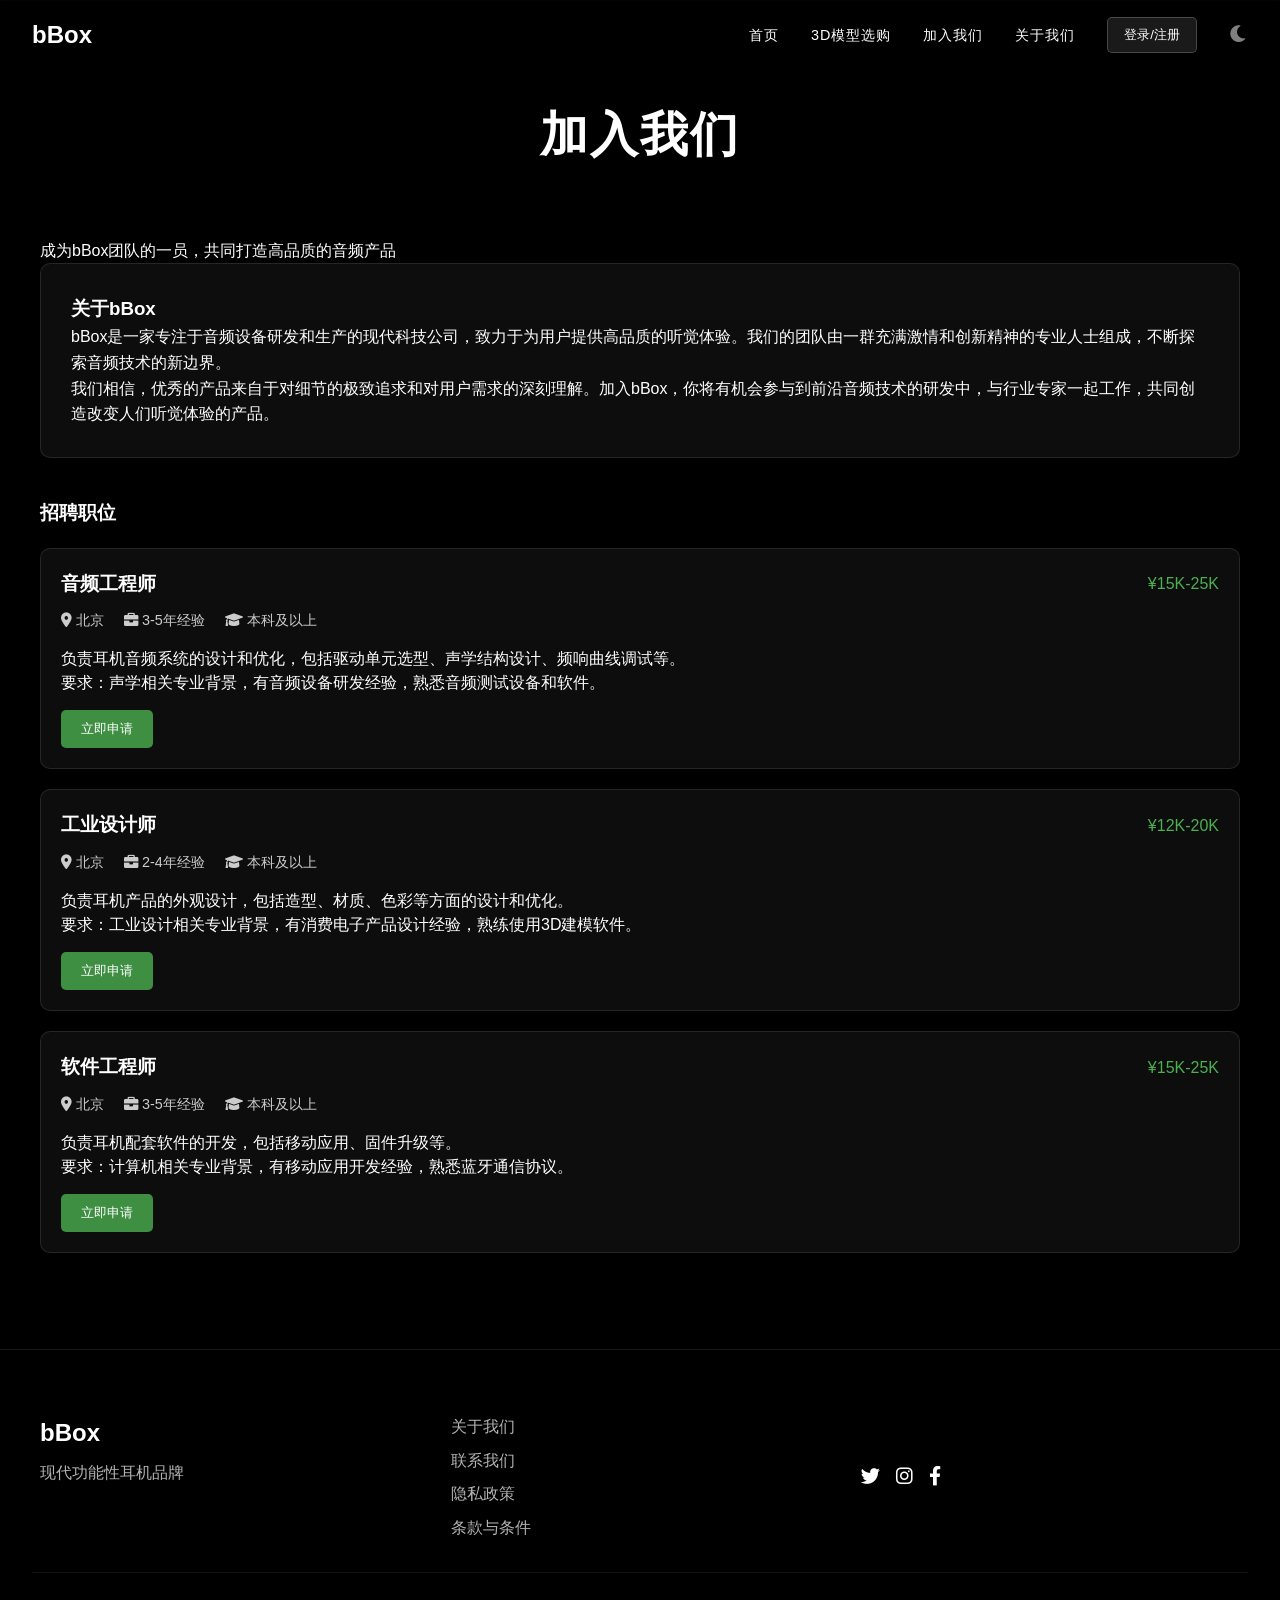
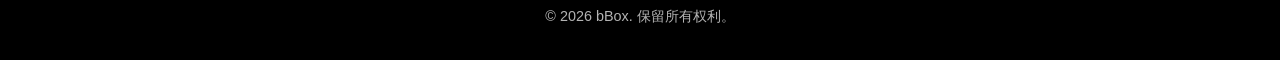
<file: pages/join-us.html>
<!DOCTYPE html>
<html lang="zh-CN">
<head>
    <meta charset="UTF-8">
    <meta name="viewport" content="width=device-width, initial-scale=1.0">
    <title>加入我们 - bBox</title>
    <link rel="stylesheet" href="../styles.css">
    <link rel="stylesheet" href="https://cdnjs.cloudflare.com/ajax/libs/font-awesome/6.0.0/css/all.min.css">
    <style>
        .join-us-content {
            display: flex;
            flex-direction: column;
            gap: 40px;
        }
        .company-intro {
            background: rgba(255, 255, 255, 0.05);
            padding: 30px;
            border-radius: 10px;
            border: 1px solid rgba(255, 255, 255, 0.1);
        }
        .jobs-section {
            display: flex;
            flex-direction: column;
            gap: 20px;
        }
        .job-card {
            background: rgba(255, 255, 255, 0.05);
            padding: 20px;
            border-radius: 10px;
            border: 1px solid rgba(255, 255, 255, 0.1);
            transition: all 0.3s ease;
        }
        .job-card:hover {
            transform: translateY(-5px);
            box-shadow: 0 10px 20px rgba(0, 0, 0, 0.3);
        }
        .job-header {
            display: flex;
            justify-content: space-between;
            align-items: center;
            margin-bottom: 10px;
        }
        .job-title {
            font-size: 1.2rem;
            font-weight: bold;
        }
        .job-salary {
            color: #4CAF50;
        }
        .job-details {
            display: flex;
            gap: 20px;
            margin: 10px 0;
            font-size: 0.9rem;
            color: #ccc;
        }
        .job-description {
            margin: 15px 0;
            line-height: 1.5;
        }
        .apply-btn {
            background: rgba(76, 175, 80, 0.8);
            color: white;
            border: none;
            padding: 10px 20px;
            border-radius: 5px;
            cursor: pointer;
            transition: all 0.3s ease;
        }
        .apply-btn:hover {
            background: rgba(76, 175, 80, 1);
        }
        
        /* 半透明透黑风格弹窗 */
        .modal {
            display: none;
            position: fixed;
            z-index: 1000;
            left: 0;
            top: 0;
            width: 100%;
            height: 100%;
            overflow: auto;
            background-color: rgba(0, 0, 0, 0.7);
        }
        .modal-content {
            background-color: rgba(26, 26, 26, 0.9);
            margin: 10% auto;
            padding: 30px;
            border: 1px solid rgba(255, 255, 255, 0.1);
            width: 90%;
            max-width: 400px;
            border-radius: 8px;
            position: relative;
            box-shadow: 0 4px 12px rgba(0, 0, 0, 0.3);
            backdrop-filter: blur(10px);
        }
        .close {
            color: #999;
            float: right;
            font-size: 24px;
            font-weight: bold;
            cursor: pointer;
        }
        .close:hover {
            color: white;
        }
        .modal-tabs {
            display: flex;
            margin-bottom: 20px;
            border-bottom: 1px solid rgba(255, 255, 255, 0.1);
        }
        .modal-tab {
            flex: 1;
            padding: 12px;
            text-align: center;
            cursor: pointer;
            font-size: 16px;
            color: #999;
            border-bottom: 2px solid transparent;
        }
        .modal-tab.active {
            border-bottom: 2px solid #ff4d4f;
            color: #ff4d4f;
            font-weight: 500;
        }
        .modal-form {
            display: none;
        }
        .modal-form.active {
            display: block;
        }
        .form-group {
            margin-bottom: 16px;
        }
        .form-group label {
            display: block;
            margin-bottom: 6px;
            color: #ccc;
            font-size: 14px;
        }
        .form-group input {
            width: 100%;
            padding: 12px;
            background: rgba(255, 255, 255, 0.1);
            border: 1px solid rgba(255, 255, 255, 0.2);
            border-radius: 4px;
            color: white;
            font-size: 14px;
            transition: all 0.3s ease;
        }
        .form-group input:focus {
            outline: none;
            border-color: #ff4d4f;
            box-shadow: 0 0 0 2px rgba(255, 77, 79, 0.2);
        }
        .form-btn {
            width: 100%;
            padding: 12px;
            background: #ff4d4f;
            color: white;
            border: none;
            border-radius: 4px;
            cursor: pointer;
            font-size: 16px;
            font-weight: 500;
            transition: all 0.3s ease;
        }
        .form-btn:hover {
            background: #ff7875;
        }
        .form-options {
            display: flex;
            justify-content: space-between;
            align-items: center;
            margin: 12px 0;
            font-size: 14px;
        }
        .form-options label {
            display: flex;
            align-items: center;
            color: #999;
            cursor: pointer;
        }
        .form-options input[type="checkbox"] {
            width: auto;
            margin-right: 6px;
        }
        .form-options a {
            color: #1890ff;
            text-decoration: none;
        }
        .form-options a:hover {
            text-decoration: underline;
        }
        .third-party-login {
            margin-top: 20px;
            text-align: center;
        }
        .third-party-login .divider {
            position: relative;
            margin: 20px 0;
            text-align: center;
        }
        .third-party-login .divider::before {
            content: '';
            position: absolute;
            top: 50%;
            left: 0;
            right: 0;
            height: 1px;
            background-color: rgba(255, 255, 255, 0.1);
        }
        .third-party-login .divider::after {
            content: '其他登录方式';
            position: relative;
            display: inline-block;
            padding: 0 16px;
            background-color: rgba(26, 26, 26, 0.9);
            color: #999;
            font-size: 14px;
        }
        .third-party-icons {
            display: flex;
            justify-content: center;
            gap: 24px;
            margin-top: 16px;
        }
        .third-party-icon {
            width: 40px;
            height: 40px;
            border-radius: 50%;
            display: flex;
            align-items: center;
            justify-content: center;
            cursor: pointer;
            transition: all 0.3s ease;
        }
        .third-party-icon:hover {
            transform: translateY(-3px);
        }
        .wechat {
            background-color: #07C160;
            color: white;
        }
        .qq {
            background-color: #12B7F5;
            color: white;
        }
        .weibo {
            background-color: #E6162D;
            color: white;
        }
        .auth-buttons {
            position: absolute;
            top: 20px;
            right: 20px;
            display: flex;
            gap: 10px;
        }
        .auth-btn {
            padding: 8px 16px;
            background: rgba(255, 255, 255, 0.1);
            border: 1px solid rgba(255, 255, 255, 0.2);
            border-radius: 5px;
            color: white;
            cursor: pointer;
            transition: all 0.3s ease;
        }
        .auth-btn:hover {
            background: rgba(255, 255, 255, 0.2);
        }
    </style>
</head>
<body>
    <!-- 导航栏 -->
    <nav class="navbar">
        <div class="navbar-container">
            <a href="../index.html" class="navbar-brand">bBox</a>
            <div class="navbar-links">
                <a href="../index.html" class="navbar-link">首页</a>
                <a href="3d-model.html" class="navbar-link">3D模型选购</a>
                <a href="join-us.html" class="navbar-link">加入我们</a>
                <a href="about.html" class="navbar-link">关于我们</a>
                <button class="auth-btn" onclick="openModal('login')">登录/注册</button>
                <button class="theme-toggle" disabled>
                    <i class="fas fa-moon"></i>
                </button>
            </div>
        </div>
    </nav>

    <!-- 加入我们内容 -->
    <section class="section">
        <div class="section-container">
            <h2 class="section-title">加入我们</h2>
            <p class="section-description">成为bBox团队的一员，共同打造高品质的音频产品</p>
            
            <div class="join-us-content">
                <!-- 公司介绍 -->
                <div class="company-intro">
                    <h3>关于bBox</h3>
                    <p>bBox是一家专注于音频设备研发和生产的现代科技公司，致力于为用户提供高品质的听觉体验。我们的团队由一群充满激情和创新精神的专业人士组成，不断探索音频技术的新边界。</p>
                    <p>我们相信，优秀的产品来自于对细节的极致追求和对用户需求的深刻理解。加入bBox，你将有机会参与到前沿音频技术的研发中，与行业专家一起工作，共同创造改变人们听觉体验的产品。</p>
                </div>
                
                <!-- 招聘职位 -->
                <div class="jobs-section">
                    <h3>招聘职位</h3>
                    
                    <div class="job-card">
                        <div class="job-header">
                            <h4 class="job-title">音频工程师</h4>
                            <span class="job-salary">¥15K-25K</span>
                        </div>
                        <div class="job-details">
                            <span><i class="fas fa-map-marker-alt"></i> 北京</span>
                            <span><i class="fas fa-briefcase"></i> 3-5年经验</span>
                            <span><i class="fas fa-graduation-cap"></i> 本科及以上</span>
                        </div>
                        <div class="job-description">
                            <p>负责耳机音频系统的设计和优化，包括驱动单元选型、声学结构设计、频响曲线调试等。</p>
                            <p>要求：声学相关专业背景，有音频设备研发经验，熟悉音频测试设备和软件。</p>
                        </div>
                        <button class="apply-btn">立即申请</button>
                    </div>
                    
                    <div class="job-card">
                        <div class="job-header">
                            <h4 class="job-title">工业设计师</h4>
                            <span class="job-salary">¥12K-20K</span>
                        </div>
                        <div class="job-details">
                            <span><i class="fas fa-map-marker-alt"></i> 北京</span>
                            <span><i class="fas fa-briefcase"></i> 2-4年经验</span>
                            <span><i class="fas fa-graduation-cap"></i> 本科及以上</span>
                        </div>
                        <div class="job-description">
                            <p>负责耳机产品的外观设计，包括造型、材质、色彩等方面的设计和优化。</p>
                            <p>要求：工业设计相关专业背景，有消费电子产品设计经验，熟练使用3D建模软件。</p>
                        </div>
                        <button class="apply-btn">立即申请</button>
                    </div>
                    
                    <div class="job-card">
                        <div class="job-header">
                            <h4 class="job-title">软件工程师</h4>
                            <span class="job-salary">¥15K-25K</span>
                        </div>
                        <div class="job-details">
                            <span><i class="fas fa-map-marker-alt"></i> 北京</span>
                            <span><i class="fas fa-briefcase"></i> 3-5年经验</span>
                            <span><i class="fas fa-graduation-cap"></i> 本科及以上</span>
                        </div>
                        <div class="job-description">
                            <p>负责耳机配套软件的开发，包括移动应用、固件升级等。</p>
                            <p>要求：计算机相关专业背景，有移动应用开发经验，熟悉蓝牙通信协议。</p>
                        </div>
                        <button class="apply-btn">立即申请</button>
                    </div>
                </div>
            </div>
        </div>
    </section>

    <!-- 登录注册弹窗 -->
    <div id="auth-modal" class="modal">
        <div class="modal-content">
            <span class="close" onclick="closeModal()">&times;</span>
            <h3>用户认证</h3>
            
            <div class="modal-tabs">
                <div class="modal-tab active" onclick="switchTab('login')">登录</div>
                <div class="modal-tab" onclick="switchTab('register')">注册</div>
            </div>
            
            <!-- 登录表单 -->
            <form id="login-form" class="modal-form active">
                <div class="form-group">
                    <label for="login-email">邮箱/手机号</label>
                    <input type="text" id="login-email" required>
                </div>
                <div class="form-group">
                    <label for="login-password">密码</label>
                    <input type="password" id="login-password" required>
                </div>
                <div class="form-options">
                    <label>
                        <input type="checkbox"> 记住我
                    </label>
                    <a href="#">忘记密码？</a>
                </div>
                <button type="submit" class="form-btn">登录</button>
                
                <!-- 第三方登录 -->
                <div class="third-party-login">
                    <div class="divider"></div>
                    <div class="third-party-icons">
                        <div class="third-party-icon wechat" onclick="alert('微信登录')">
                            <i class="fab fa-weixin"></i>
                        </div>
                        <div class="third-party-icon qq" onclick="alert('QQ登录')">
                            <i class="fab fa-qq"></i>
                        </div>
                        <div class="third-party-icon weibo" onclick="alert('微博登录')">
                            <i class="fab fa-weibo"></i>
                        </div>
                    </div>
                </div>
            </form>
            
            <!-- 注册表单 -->
            <form id="register-form" class="modal-form">
                <div class="form-group">
                    <label for="register-phone">手机号</label>
                    <input type="tel" id="register-phone" required>
                </div>
                <div class="form-group">
                    <label for="register-code">验证码</label>
                    <div style="display: flex; gap: 10px;">
                        <input type="text" id="register-code" required style="flex: 1;">
                        <button type="button" style="padding: 0 16px; background: #1890ff; color: white; border: none; border-radius: 4px; cursor: pointer;">获取验证码</button>
                    </div>
                </div>
                <div class="form-group">
                    <label for="register-password">密码</label>
                    <input type="password" id="register-password" required>
                </div>
                <div class="form-group">
                    <label for="register-confirm-password">确认密码</label>
                    <input type="password" id="register-confirm-password" required>
                </div>
                <div class="form-options">
                    <label>
                        <input type="checkbox" required> 我已阅读并同意 <a href="#">用户协议</a> 和 <a href="#">隐私政策</a>
                    </label>
                </div>
                <button type="submit" class="form-btn">注册</button>
            </form>
        </div>
    </div>

    <!-- 页脚 -->
    <footer class="footer">
        <div class="footer-container">
            <div class="footer-brand">
                <h2>bBox</h2>
                <p>现代功能性耳机品牌</p>
            </div>
            <div class="footer-links">
                <a href="../index.html">关于我们</a>
                <a href="../index.html#contact">联系我们</a>
                <a href="#">隐私政策</a>
                <a href="#">条款与条件</a>
            </div>
            <div class="footer-social">
                <a href="#" class="social-icon"><i class="fab fa-twitter"></i></a>
                <a href="#" class="social-icon"><i class="fab fa-instagram"></i></a>
                <a href="#" class="social-icon"><i class="fab fa-facebook-f"></i></a>
            </div>
        </div>
        <div class="footer-copyright">
            <p>&copy; 2026 bBox. 保留所有权利。</p>
        </div>
    </footer>

    <script>
        // 弹窗功能
        function openModal(tab) {
            const modal = document.getElementById('auth-modal');
            modal.style.display = 'block';
            switchTab(tab);
        }
        
        function closeModal() {
            const modal = document.getElementById('auth-modal');
            modal.style.display = 'none';
        }
        
        function switchTab(tab) {
            // 切换标签
            const tabs = document.querySelectorAll('.modal-tab');
            tabs.forEach(t => t.classList.remove('active'));
            document.querySelector(`.modal-tab:nth-child(${tab === 'login' ? 1 : 2})`).classList.add('active');
            
            // 切换表单
            const forms = document.querySelectorAll('.modal-form');
            forms.forEach(f => f.classList.remove('active'));
            document.getElementById(`${tab}-form`).classList.add('active');
        }
        
        // 点击弹窗外部关闭
        window.onclick = function(event) {
            const modal = document.getElementById('auth-modal');
            if (event.target == modal) {
                modal.style.display = 'none';
            }
        }
        
        // 表单提交
        document.getElementById('login-form').addEventListener('submit', function(e) {
            e.preventDefault();
            alert('登录成功！');
            closeModal();
        });
        
        document.getElementById('register-form').addEventListener('submit', function(e) {
            e.preventDefault();
            const password = document.getElementById('register-password').value;
            const confirmPassword = document.getElementById('register-confirm-password').value;
            
            if (password !== confirmPassword) {
                alert('两次输入的密码不一致！');
                return;
            }
            
            alert('注册成功！');
            closeModal();
        });
    </script>
</body>
</html>
</file>
<file: styles.css>
/* 全局样式 */
* {
    margin: 0;
    padding: 0;
    box-sizing: border-box;
}

body {
    font-family: 'Helvetica Neue', Arial, sans-serif;
    background-color: #000;
    color: #fff;
    line-height: 1.6;
    overflow-x: hidden;
}

/* 加载覆盖层 */
.loading-overlay {
    position: fixed;
    top: 0;
    left: 0;
    width: 100%;
    height: 100%;
    background-color: #000;
    display: flex;
    align-items: center;
    justify-content: center;
    z-index: 9999;
}

.loading-content {
    text-align: center;
}

.brand-name {
    font-size: 3rem;
    font-weight: bold;
    margin-bottom: 2rem;
}

.loading-bar-container {
    width: 300px;
    height: 4px;
    background-color: #333;
    margin: 0 auto 1rem;
    overflow: hidden;
}

.loading-bar {
    width: 0%;
    height: 100%;
    background-color: #fff;
    transition: width 0.3s ease;
}

.loading-percentage {
    font-size: 1rem;
    color: #999;
}

/* 导航栏 */
.navbar {
    position: fixed;
    top: 0;
    left: 0;
    width: 100%;
    background-color: rgba(0, 0, 0, 0.8);
    backdrop-filter: blur(10px);
    z-index: 1000;
    transition: all 0.3s ease;
}

.navbar-container {
    display: flex;
    justify-content: space-between;
    align-items: center;
    padding: 1rem 2rem;
}

.navbar-brand {
    font-size: 1.5rem;
    font-weight: bold;
    color: #fff;
    text-decoration: none;
}

.navbar-links {
    display: flex;
    align-items: center;
    gap: 2rem;
}

.navbar-link {
    color: #fff;
    text-decoration: none;
    font-size: 0.9rem;
    text-transform: uppercase;
    letter-spacing: 1px;
    transition: color 0.3s ease;
}

.navbar-link:hover {
    color: #ccc;
}

.theme-toggle {
    background: none;
    border: none;
    color: #fff;
    font-size: 1.2rem;
    cursor: pointer;
    transition: color 0.3s ease;
}

.theme-toggle:hover {
    color: #ccc;
}

.theme-toggle:disabled {
    cursor: not-allowed;
    opacity: 0.5;
}

/* 英雄区域 */
.hero {
    min-height: 100vh;
    position: relative;
    overflow: hidden;
    padding-bottom: 4rem;
}

.hero-background {
    position: fixed;
    top: 0;
    left: 0;
    width: 100%;
    height: 100%;
    z-index: -1;
}

.hero-frame {
    width: 100%;
    height: 100%;
    object-fit: cover;
    transition: opacity 0.1s ease;
}

.hero-content {
    position: relative;
    z-index: 2;
    max-width: 600px;
    padding: 8rem 0 4rem 10%;
    animation: fadeInUp 1s ease-out;
}

/* 科技感动画 */
@keyframes fadeInUp {
    from {
        opacity: 0;
        transform: translateY(30px);
        filter: blur(10px);
    }
    to {
        opacity: 1;
        transform: translateY(0);
        filter: blur(0);
    }
}

/* 产品介绍部分的背景覆盖 */
#product {
    position: relative;
    z-index: 2;
    background: linear-gradient(to bottom, rgba(0,0,0,0) 0%, rgba(0,0,0,0.6) 30%, rgba(0,0,0,0.3) 60%, rgba(0,0,0,0) 100%);
    padding-top: 15rem;
    padding-bottom: 15rem;
}

/* 确保产品介绍文字居左 */
.product-text {
    text-align: left;
}

/* 产品特点卡片 */
.product-features {
    display: grid;
    grid-template-columns: repeat(auto-fit, minmax(250px, 1fr));
    gap: 2rem;
    margin-top: 4rem;
}

.feature-card {
    background: rgba(255, 255, 255, 0.05);
    padding: 2rem;
    border-radius: 10px;
    text-align: center;
    transition: transform 0.3s ease, box-shadow 0.3s ease;
    backdrop-filter: blur(10px);
    border: 1px solid rgba(255, 255, 255, 0.1);
}

.feature-card:hover {
    transform: translateY(-5px);
    box-shadow: 0 10px 30px rgba(255, 255, 255, 0.1);
}

.feature-icon {
    width: 80px;
    height: 80px;
    background: rgba(255, 255, 255, 0.1);
    border-radius: 50%;
    display: flex;
    align-items: center;
    justify-content: center;
    margin: 0 auto 1.5rem;
    font-size: 2rem;
    transition: background-color 0.3s ease;
}

.feature-card:hover .feature-icon {
    background: rgba(255, 255, 255, 0.2);
}

.feature-card h3 {
    font-size: 1.2rem;
    margin-bottom: 1rem;
}

.feature-card p {
    opacity: 0.8;
    line-height: 1.6;
}

/* 文字科技感动画 */
.hero-product, .hero-subtitle, .hero-description {
    opacity: 0;
    transform: translateY(20px);
    animation: textReveal 1.5s ease-out forwards;
}

.hero-product {
    animation-delay: 0.3s;
}

.hero-subtitle {
    animation-delay: 0.6s;
}

.hero-description {
    animation-delay: 0.9s;
}

@keyframes textReveal {
    0% {
        opacity: 0;
        transform: translateY(20px);
        filter: blur(5px);
    }
    100% {
        opacity: 1;
        transform: translateY(0);
        filter: blur(0);
    }
}

/* CTA按钮科技感动画 */
.hero-cta {
    opacity: 0;
    transform: translateY(20px);
    animation: buttonReveal 2s ease-out forwards;
    animation-delay: 1.2s;
}

@keyframes buttonReveal {
    0% {
        opacity: 0;
        transform: translateY(20px);
    }
    100% {
        opacity: 1;
        transform: translateY(0);
    }
}

/* 按钮悬停效果 */
.cta-button {
    position: relative;
    overflow: hidden;
    transition: all 0.3s ease;
}

.cta-button::before {
    content: '';
    position: absolute;
    top: 0;
    left: -100%;
    width: 100%;
    height: 100%;
    background: linear-gradient(to right, transparent, rgba(255,255,255,0.2), transparent);
    transition: left 0.6s ease;
}

.cta-button:hover::before {
    left: 100%;
}

.cta-solid::before {
    background: linear-gradient(to right, transparent, rgba(0,0,0,0.2), transparent);
}

.hero-brand {
    font-size: 1.5rem;
    font-weight: 300;
    margin-bottom: 1rem;
    opacity: 0.8;
}

.hero-product {
    font-size: 4rem;
    font-weight: bold;
    text-transform: uppercase;
    margin-bottom: 1rem;
    line-height: 1;
}

.hero-subtitle {
    font-size: 1.5rem;
    font-weight: 300;
    margin-bottom: 2rem;
    opacity: 0.8;
}

.hero-description {
    font-size: 1.1rem;
    margin-bottom: 3rem;
    opacity: 0.9;
}

.hero-cta {
    display: flex;
    gap: 1rem;
    margin-bottom: 3rem;
}

.hero-product-intro {
    margin-top: 3rem;
    padding-top: 3rem;
    border-top: 1px solid rgba(255, 255, 255, 0.1);
}

.hero-product-intro h3 {
    font-size: 1.5rem;
    margin-bottom: 1rem;
    margin-top: 2rem;
}

.hero-product-intro p {
    font-size: 1.1rem;
    line-height: 1.8;
    opacity: 0.8;
    margin-bottom: 1.5rem;
}

.cta-button {
    padding: 12px 24px;
    border-radius: 50px;
    font-size: 1rem;
    font-weight: 500;
    cursor: pointer;
    transition: all 0.3s ease;
    border: 1px solid #fff;
}

.cta-transparent {
    background-color: transparent;
    color: #fff;
}

.cta-transparent:hover {
    background-color: rgba(255, 255, 255, 0.1);
}

.cta-solid {
    background-color: #fff;
    color: #000;
}

.cta-solid:hover {
    background-color: #ccc;
}

.hero-variants {
    position: absolute;
    right: 10%;
    top: 50%;
    transform: translateY(-50%);
    z-index: 2;
    display: flex;
    align-items: center;
    gap: 2rem;
}

.variant-index {
    font-size: 8rem;
    font-weight: bold;
    opacity: 0.3;
    line-height: 1;
}

.variant-nav {
    display: flex;
    flex-direction: column;
    align-items: center;
    gap: 2rem;
}

.variant-btn {
    background: none;
    border: none;
    color: #fff;
    cursor: pointer;
    display: flex;
    flex-direction: column;
    align-items: center;
    gap: 0.5rem;
    transition: all 0.3s ease;
}

.variant-btn:hover {
    color: #ccc;
}

.variant-btn span {
    font-size: 0.8rem;
    text-transform: uppercase;
    letter-spacing: 1px;
}

.variant-divider {
    width: 1px;
    height: 60px;
    background-color: rgba(255, 255, 255, 0.3);
}

.hero-social {
    position: relative;
    z-index: 2;
    display: flex;
    gap: 1.5rem;
    justify-content: center;
    margin-top: 2rem;
}

.social-icon {
    color: #fff;
    font-size: 1.2rem;
    transition: color 0.3s ease;
}

.social-icon:hover {
    color: #ccc;
}

/* 章节样式 */
.section {
    padding: 6rem 2rem;
    background: rgba(0, 0, 0, 0.7);
    border-top: 1px solid rgba(255, 255, 255, 0.1);
    position: relative;
    z-index: 2;
}

/* 品牌故事、结构等章节的背景 */
#brand, #structure, #reviews, #faq, #contact {
    background: linear-gradient(to bottom, rgba(0,0,0,0.5) 0%, rgba(0,0,0,0.8) 100%);
}

.section-container {
    max-width: 1200px;
    margin: 0 auto;
}

.section-title {
    font-size: 3rem;
    font-weight: bold;
    text-align: center;
    margin-bottom: 4rem;
    text-transform: uppercase;
    letter-spacing: 2px;
}

/* 产品介绍 */
.product-content {
    display: flex;
    gap: 4rem;
    align-items: center;
}

.product-text {
    flex: 1;
}

.product-text h3 {
    font-size: 1.5rem;
    margin-bottom: 1rem;
    margin-top: 2rem;
}

.product-text p {
    font-size: 1.1rem;
    line-height: 1.8;
    opacity: 0.8;
}

.product-image-scroll {
    flex: 1;
    height: 500px;
    overflow: hidden;
    border-radius: 10px;
    box-shadow: 0 10px 30px rgba(0, 0, 0, 0.5);
}

.image-sequence {
    display: flex;
    width: calc(172 * 100%);
    animation: scrollSequence 30s linear infinite;
}

.image-sequence img {
    width: calc(100% / 172);
    height: 100%;
    object-fit: cover;
}

@keyframes scrollSequence {
    0% {
        transform: translateX(0);
    }
    100% {
        transform: translateX(-99.42%);
    }
}

/* 成分与益处 */
.ingredients-grid {
    display: grid;
    grid-template-columns: repeat(auto-fit, minmax(300px, 1fr));
    gap: 2rem;
}

.ingredient-card {
    background-color: rgba(255, 255, 255, 0.05);
    padding: 2rem;
    border-radius: 10px;
    text-align: center;
    transition: transform 0.3s ease, box-shadow 0.3s ease;
}

.ingredient-card:hover {
    transform: translateY(-5px);
    box-shadow: 0 10px 30px rgba(0, 0, 0, 0.3);
}

.ingredient-icon {
    width: 80px;
    height: 80px;
    background-color: rgba(255, 255, 255, 0.1);
    border-radius: 50%;
    display: flex;
    align-items: center;
    justify-content: center;
    margin: 0 auto 1.5rem;
    font-size: 2rem;
}

.ingredient-card h3 {
    font-size: 1.2rem;
    margin-bottom: 1rem;
}

.ingredient-card p {
    opacity: 0.8;
}

/* 营养事实 */
.nutrition-facts {
    display: grid;
    grid-template-columns: repeat(auto-fit, minmax(300px, 1fr));
    gap: 2rem;
}

.nutrition-card {
    background-color: rgba(255, 255, 255, 0.05);
    padding: 2rem;
    border-radius: 10px;
}

.nutrition-card h3 {
    font-size: 1.5rem;
    margin-bottom: 1.5rem;
    text-align: center;
}

.nutrition-item {
    display: flex;
    justify-content: space-between;
    padding: 0.5rem 0;
    border-bottom: 1px solid rgba(255, 255, 255, 0.1);
}

.nutrition-item:last-child {
    border-bottom: none;
}

.nutrition-label {
    opacity: 0.8;
}

.nutrition-value {
    font-weight: 500;
}

/* 评论 */
.reviews-grid {
    display: grid;
    grid-template-columns: repeat(auto-fit, minmax(300px, 1fr));
    gap: 2rem;
}

.review-card {
    background-color: rgba(255, 255, 255, 0.05);
    padding: 2rem;
    border-radius: 10px;
}

.review-rating {
    margin-bottom: 1rem;
    color: #ffd700;
}

.review-text {
    margin-bottom: 1.5rem;
    line-height: 1.8;
    opacity: 0.8;
}

.review-author {
    display: flex;
    justify-content: space-between;
    font-size: 0.9rem;
    opacity: 0.7;
}

/* FAQ */
.faq-container {
    max-width: 800px;
    margin: 0 auto;
}

.faq-item {
    margin-bottom: 1rem;
    border: 1px solid rgba(255, 255, 255, 0.1);
    border-radius: 10px;
    overflow: hidden;
}

.faq-question {
    width: 100%;
    padding: 1.5rem;
    background-color: rgba(255, 255, 255, 0.05);
    border: none;
    color: #fff;
    text-align: left;
    font-size: 1.1rem;
    font-weight: 500;
    cursor: pointer;
    display: flex;
    justify-content: space-between;
    align-items: center;
    transition: background-color 0.3s ease;
}

.faq-question:hover {
    background-color: rgba(255, 255, 255, 0.1);
}

.faq-question::after {
    content: '+';
    font-size: 1.5rem;
    font-weight: bold;
    transition: transform 0.3s ease;
}

.faq-question.active::after {
    transform: rotate(45deg);
}

.faq-answer {
    max-height: 0;
    overflow: hidden;
    transition: max-height 0.3s ease;
}

.faq-answer p {
    padding: 0 1.5rem 1.5rem;
    opacity: 0.8;
    line-height: 1.8;
}

/* 最终行动呼吁 */
.cta-section {
    text-align: center;
    padding: 4rem;
    background-color: rgba(255, 255, 255, 0.05);
    border-radius: 20px;
}

.cta-section h3 {
    font-size: 2.5rem;
    margin-bottom: 1rem;
}

.cta-section p {
    font-size: 1.2rem;
    margin-bottom: 3rem;
    opacity: 0.8;
}

.cta-buttons {
    display: flex;
    gap: 1rem;
    justify-content: center;
}

/* 页脚 */
.footer {
    background: rgba(0, 0, 0, 0.9);
    padding: 4rem 2rem 2rem;
    border-top: 1px solid rgba(255, 255, 255, 0.1);
    position: relative;
    z-index: 2;
}

.footer-container {
    max-width: 1200px;
    margin: 0 auto;
    display: grid;
    grid-template-columns: repeat(auto-fit, minmax(250px, 1fr));
    gap: 2rem;
    margin-bottom: 2rem;
}

.footer-brand h2 {
    font-size: 1.5rem;
    margin-bottom: 0.5rem;
}

.footer-brand p {
    opacity: 0.7;
}

.footer-links {
    display: flex;
    flex-direction: column;
    gap: 0.5rem;
}

.footer-links a {
    color: #fff;
    text-decoration: none;
    opacity: 0.7;
    transition: opacity 0.3s ease;
}

.footer-links a:hover {
    opacity: 1;
}

.footer-social {
    display: flex;
    gap: 1rem;
    align-items: center;
}

.footer-copyright {
    text-align: center;
    padding-top: 2rem;
    border-top: 1px solid rgba(255, 255, 255, 0.1);
    opacity: 0.7;
    font-size: 0.9rem;
}

/* 响应式设计 */
@media (max-width: 768px) {
    .navbar-links {
        gap: 1rem;
    }
    
    .navbar-link {
        font-size: 0.8rem;
    }
    
    .hero-content {
        left: 5%;
        max-width: 400px;
    }
    
    .hero-product {
        font-size: 3rem;
    }
    
    .hero-variants {
        right: 5%;
    }
    
    .variant-index {
        font-size: 6rem;
    }
    
    .product-content {
        flex-direction: column;
        text-align: center;
    }
    
    .section-title {
        font-size: 2rem;
    }
    
    .cta-buttons {
        flex-direction: column;
        align-items: center;
    }
    
    .cta-button {
        width: 200px;
    }
}

@media (max-width: 480px) {
    .navbar-container {
        padding: 1rem;
    }
    
    .navbar-links {
        gap: 0.5rem;
    }
    
    .navbar-link {
        display: none;
    }
    
    .hero-content {
        left: 5%;
        max-width: 300px;
    }
    
    .hero-product {
        font-size: 2.5rem;
    }
    
    .hero-variants {
        display: none;
    }
    
    .section {
        padding: 4rem 1rem;
    }
    
    .section-title {
        font-size: 1.8rem;
    }
}

/* 动画 */
@keyframes fadeIn {
    from {
        opacity: 0;
        transform: translateY(20px);
    }
    to {
        opacity: 1;
        transform: translateY(0);
    }
}

.fade-in {
    animation: fadeIn 0.6s ease forwards;
}

/* 滚动指示器 */
.navbar-link.active {
    color: #fff;
    font-weight: bold;
}
</file>
